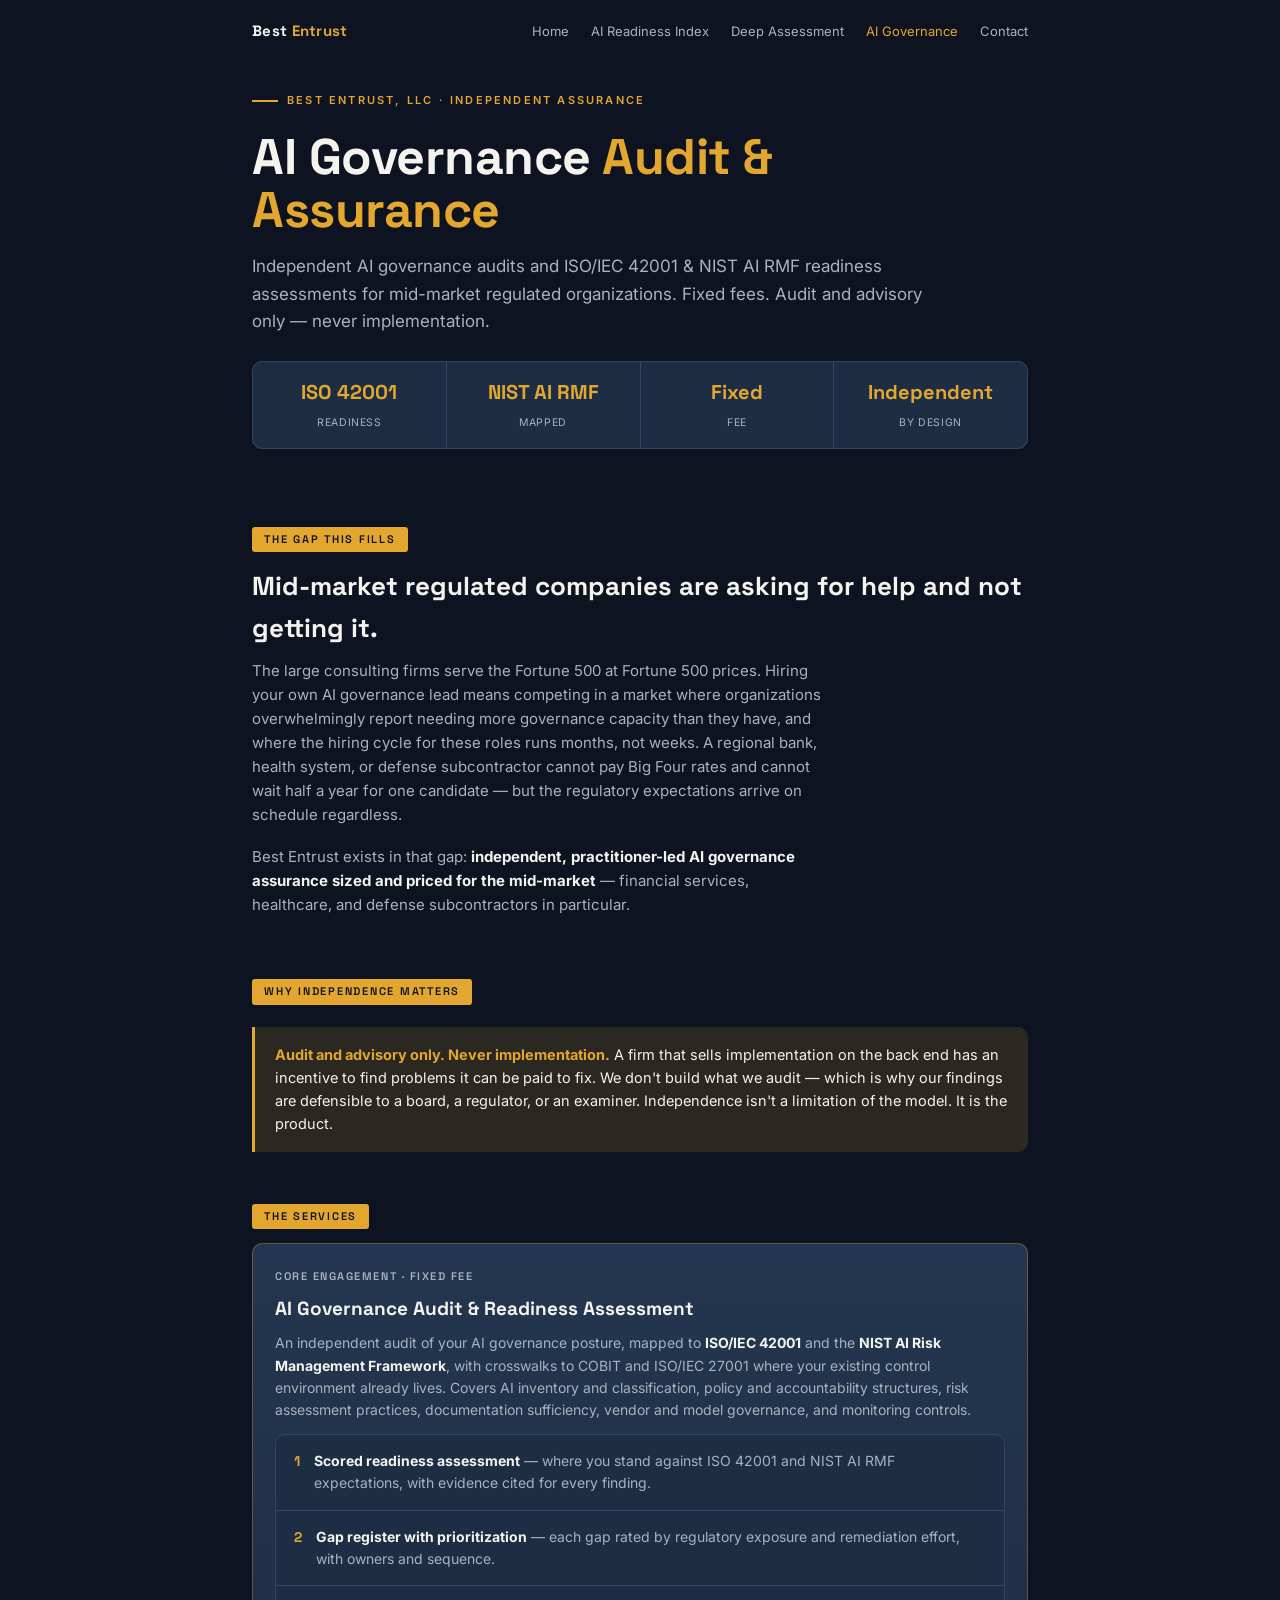
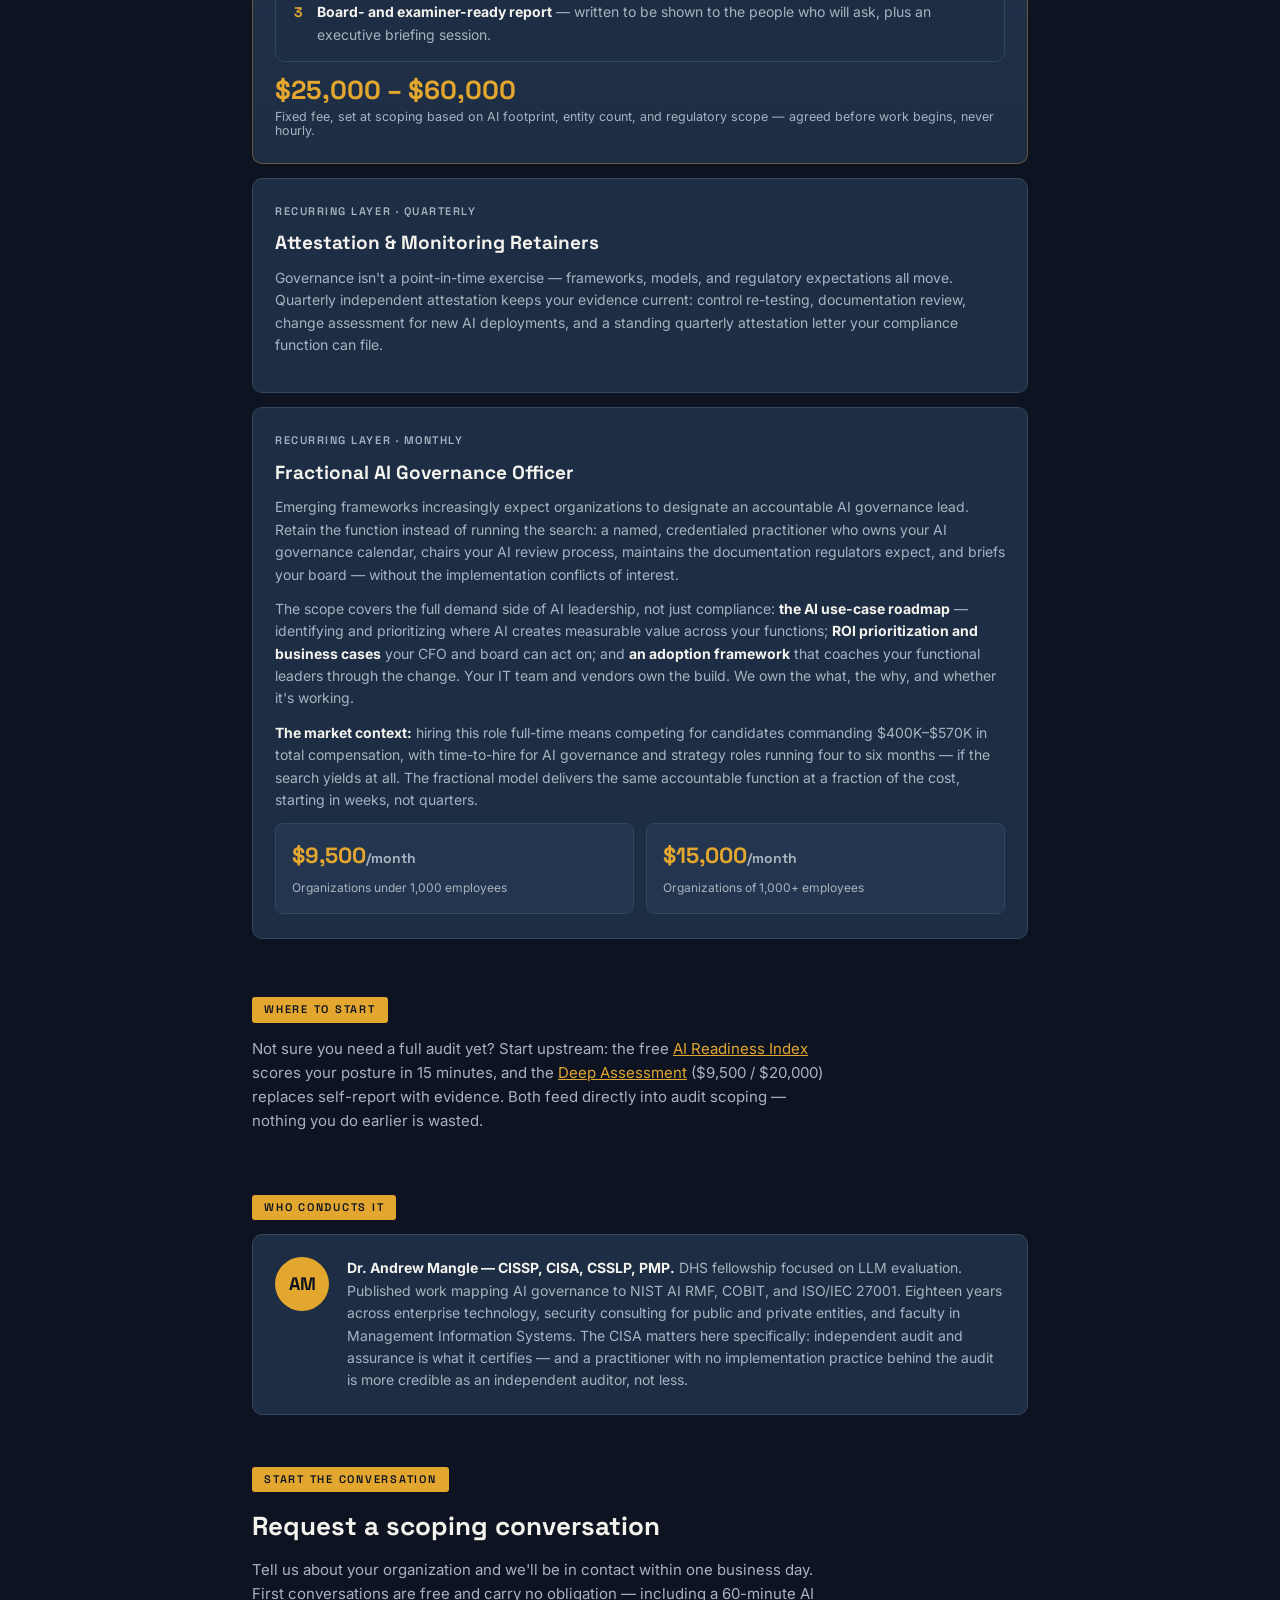
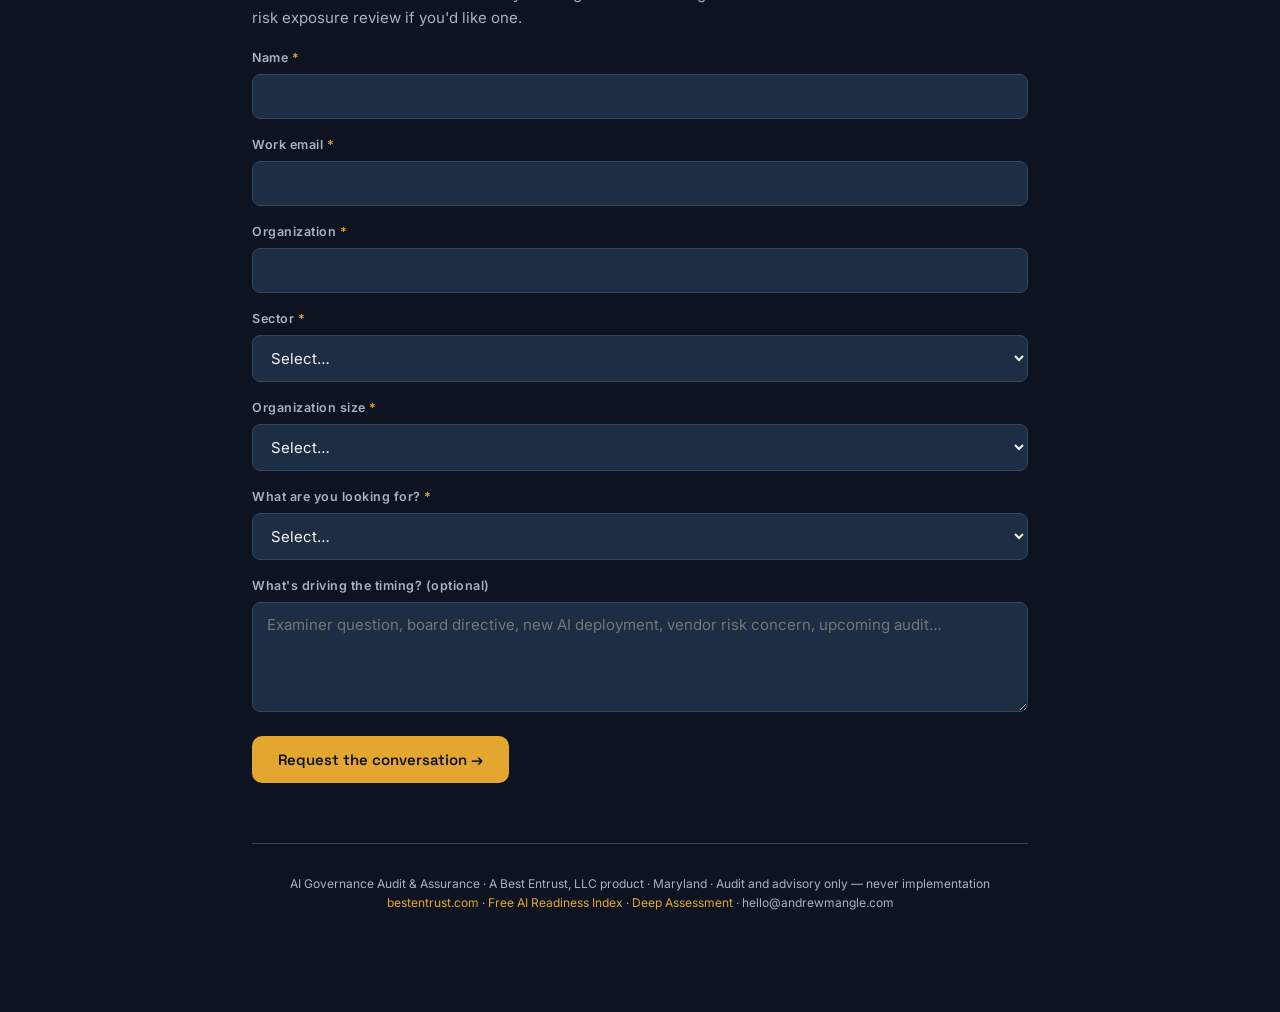
<file: aigovernance.html>
<!DOCTYPE html>
<html lang="en">
<head>
<!-- Google tag (gtag.js) -->
<script async src="https://www.googletagmanager.com/gtag/js?id=G-Q2CV0ZBK00"></script>
<script>
  window.dataLayer = window.dataLayer || [];
  function gtag(){dataLayer.push(arguments);}
  gtag('js', new Date());
  gtag('config', 'G-Q2CV0ZBK00');
</script>

<meta charset="UTF-8">
<meta name="viewport" content="width=device-width, initial-scale=1.0">
<title>AI Governance Audit &amp; Assurance — Best Entrust, LLC</title>
<meta name="description" content="Independent AI governance audits and ISO/IEC 42001 & NIST AI RMF readiness assessments for mid-market regulated organizations. Fixed fees, audit and advisory only — never implementation.">
<link rel="preconnect" href="https://fonts.googleapis.com">
<link href="https://fonts.googleapis.com/css2?family=Space+Grotesk:wght@400;500;600;700&family=Inter:wght@400;500;600&display=swap" rel="stylesheet">
<style>
:root{
  --ink:#0D1321; --panel:#1D2D44; --panel-2:#24364F; --line:#33465F;
  --amber:#E3A72F; --amber-dim:rgba(227,167,47,.14); --amber-line:rgba(227,167,47,.35);
  --paper:#F5F3EE; --paper-dim:#A9B2BF; --red:#C34A36; --red-dim:rgba(195,74,54,.15);
  --green:#4C9F70; --r:10px;
}
*{margin:0;padding:0;box-sizing:border-box;}
body{font-family:'Inter',sans-serif;background:var(--ink);color:var(--paper);line-height:1.6;font-size:16px;}
main{max-width:820px;margin:0 auto;padding:40px 22px 90px;}
h1,h2,h3{font-family:'Space Grotesk',sans-serif;}
a{color:var(--amber);}
.eyebrow{display:inline-flex;align-items:center;gap:9px;font-size:11px;font-weight:600;letter-spacing:.2em;text-transform:uppercase;color:var(--amber);margin-bottom:22px;}
.eyebrow::before{content:"";width:26px;height:2px;background:var(--amber);}
.hero h1{font-size:clamp(32px,6.5vw,50px);line-height:1.06;font-weight:700;letter-spacing:-.01em;margin-bottom:16px;}
.hero h1 em{font-style:normal;color:var(--amber);}
.hero-sub{font-size:17px;color:var(--paper-dim);max-width:62ch;margin-bottom:26px;}
.stat-row{display:grid;grid-template-columns:repeat(4,1fr);gap:1px;background:var(--line);border:1px solid var(--line);border-radius:var(--r);overflow:hidden;margin-bottom:34px;}
.stat{background:var(--panel);padding:14px 10px;text-align:center;}
.stat b{display:block;font-family:'Space Grotesk';font-size:20px;color:var(--amber);}
.stat span{font-size:10.5px;letter-spacing:.06em;text-transform:uppercase;color:var(--paper-dim);}
.section-tag{display:inline-block;font-family:'Space Grotesk';font-size:11px;font-weight:600;letter-spacing:.16em;text-transform:uppercase;color:var(--ink);background:var(--amber);padding:4px 12px;border-radius:3px;margin:44px 0 14px;}
h2{font-size:26px;font-weight:700;margin-bottom:10px;}
.body-copy{font-size:15px;color:var(--paper-dim);max-width:64ch;margin-bottom:18px;}
.body-copy strong{color:var(--paper);}
.independence{border-left:3px solid var(--amber);background:var(--amber-dim);padding:16px 20px;border-radius:0 var(--r) var(--r) 0;font-size:14.5px;margin:8px 0 8px;}
.independence b{color:var(--amber);}
/* service cards */
.svc{border:1px solid var(--line);border-radius:var(--r);background:var(--panel);padding:24px 22px;margin-bottom:14px;}
.svc.feature{border-color:var(--amber-line);background:linear-gradient(180deg,var(--panel-2),var(--panel));}
.svc-kicker{font-size:11px;letter-spacing:.14em;text-transform:uppercase;color:var(--paper-dim);margin-bottom:8px;font-family:'Space Grotesk';font-weight:600;}
.svc h3{font-size:19px;margin-bottom:8px;}
.svc p{font-size:14px;color:var(--paper-dim);margin-bottom:12px;}
.svc p strong{color:var(--paper);}
.svc-price{font-family:'Space Grotesk';font-size:26px;font-weight:700;color:var(--amber);line-height:1.15;}
.svc-price small{display:block;font-family:'Inter';font-size:12.5px;font-weight:400;color:var(--paper-dim);margin-top:4px;}
.price-split{display:grid;grid-template-columns:1fr 1fr;gap:12px;margin-top:10px;}
.price-cell{border:1px solid var(--line);border-radius:8px;background:var(--panel-2);padding:14px 16px;}
.price-cell b{display:block;font-family:'Space Grotesk';font-size:22px;color:var(--amber);}
.price-cell span{font-size:12px;color:var(--paper-dim);}
@media(max-width:560px){.price-split{grid-template-columns:1fr;}.stat-row{grid-template-columns:repeat(2,1fr);}}
/* deliverables list */
.next-list{border:1px solid var(--line);border-radius:var(--r);overflow:hidden;margin-bottom:8px;}
.next-item{display:flex;gap:14px;background:var(--panel);padding:15px 18px;border-bottom:1px solid var(--line);font-size:14px;}
.next-item:last-child{border-bottom:none;}
.next-num{flex:none;font-family:'Space Grotesk';font-weight:700;color:var(--amber);}
.next-item b{color:var(--paper);}
.next-item div:last-child{color:var(--paper-dim);}
/* who */
.who{display:flex;gap:18px;border:1px solid var(--line);border-radius:var(--r);background:var(--panel);padding:22px;margin-bottom:8px;}
.who-badge{flex:none;width:54px;height:54px;border-radius:50%;background:var(--amber);color:var(--ink);display:flex;align-items:center;justify-content:center;font-family:'Space Grotesk';font-weight:700;font-size:18px;}
.who p{font-size:14px;color:var(--paper-dim);}
.who b{color:var(--paper);}
/* form */
.field{margin-bottom:16px;}
.field label{display:block;font-size:12.5px;font-weight:600;letter-spacing:.04em;color:var(--paper-dim);margin-bottom:6px;}
.field input,.field select,.field textarea{width:100%;background:var(--panel);border:1px solid var(--line);border-radius:8px;padding:12px 14px;font-size:15px;color:var(--paper);font-family:'Inter';}
.field textarea{min-height:110px;resize:vertical;}
.field input:focus,.field select:focus,.field textarea:focus{outline:none;border-color:var(--amber);}
.req{color:var(--amber);}
.btn-next{font-family:'Space Grotesk';display:inline-flex;align-items:center;gap:9px;background:var(--amber);color:var(--ink);font-size:15px;font-weight:600;border:none;padding:14px 26px;border-radius:var(--r);cursor:pointer;transition:transform .12s;text-decoration:none;}
.btn-next:hover{transform:translateY(-1px);}
.btn-next:disabled{opacity:.35;cursor:not-allowed;transform:none;}
.err{display:none;margin-top:14px;padding:12px 14px;background:var(--red-dim);border-radius:8px;font-size:13px;color:#E8988A;}
.thanks{display:none;text-align:center;padding:30px 0 10px;}
.thanks h2{font-size:30px;margin-bottom:12px;}
.thanks h2 em{font-style:normal;color:var(--amber);}
.thanks p{color:var(--paper-dim);max-width:52ch;margin:0 auto 22px;}
footer{text-align:center;font-size:12px;color:var(--paper-dim);padding:30px 0 10px;border-top:1px solid var(--line);margin-top:60px;}
footer a{color:var(--amber);text-decoration:none;}
@media (prefers-reduced-motion: reduce){*{transition:none !important;}}

/* ── nav ── */
nav{display:flex;align-items:center;justify-content:space-between;max-width:820px;margin:0 auto;padding:18px 22px 0;}
.nav-brand{font-family:'Space Grotesk';font-weight:700;font-size:15px;color:var(--paper);text-decoration:none;letter-spacing:.02em;}
.nav-brand span{color:var(--amber);}
.nav-links{display:flex;gap:22px;list-style:none;}
.nav-links a{font-size:13px;color:var(--paper-dim);text-decoration:none;transition:color .15s;}
.nav-links a:hover,.nav-links a.on{color:var(--amber);}
@media(max-width:640px){.nav-links{gap:14px;}.nav-links .hide-sm{display:none;}}
</style>
</head>
<body>
<nav>
  <a href="index.html" class="nav-brand">Best <span>Entrust</span></a>
  <ul class="nav-links">
    <li><a href="index.html">Home</a></li>
    <li class="hide-sm"><a href="airindex.html">AI Readiness Index</a></li>
    <li><a href="deepassessment.html">Deep Assessment</a></li>
    <li><a href="aigovernance.html" class="on">AI Governance</a></li>
    <li><a href="#contact">Contact</a></li>
  </ul>
</nav>
<main>

<!-- HERO -->
<div class="hero">
  <div class="eyebrow">Best Entrust, LLC · Independent Assurance</div>
  <h1>AI Governance <em>Audit &amp; Assurance</em></h1>
  <p class="hero-sub">Independent AI governance audits and ISO/IEC 42001 &amp; NIST AI RMF readiness assessments for mid-market regulated organizations. Fixed fees. Audit and advisory only — never implementation.</p>
  <div class="stat-row">
    <div class="stat"><b>ISO 42001</b><span>Readiness</span></div>
    <div class="stat"><b>NIST AI RMF</b><span>Mapped</span></div>
    <div class="stat"><b>Fixed</b><span>Fee</span></div>
    <div class="stat"><b>Independent</b><span>By design</span></div>
  </div>
</div>

<!-- THE GAP -->
<span class="section-tag">The gap this fills</span>
<h2>Mid-market regulated companies are asking for help and not getting it.</h2>
<p class="body-copy">The large consulting firms serve the Fortune 500 at Fortune 500 prices. Hiring your own AI governance lead means competing in a market where organizations overwhelmingly report needing more governance capacity than they have, and where the hiring cycle for these roles runs months, not weeks. A regional bank, health system, or defense subcontractor cannot pay Big Four rates and cannot wait half a year for one candidate — but the regulatory expectations arrive on schedule regardless.</p>
<p class="body-copy">Best Entrust exists in that gap: <strong>independent, practitioner-led AI governance assurance sized and priced for the mid-market</strong> — financial services, healthcare, and defense subcontractors in particular.</p>

<!-- INDEPENDENCE -->
<span class="section-tag">Why independence matters</span>
<div class="independence"><b>Audit and advisory only. Never implementation.</b> A firm that sells implementation on the back end has an incentive to find problems it can be paid to fix. We don't build what we audit — which is why our findings are defensible to a board, a regulator, or an examiner. Independence isn't a limitation of the model. It is the product.</div>

<!-- SERVICES -->
<span class="section-tag">The services</span>

<div class="svc feature">
  <div class="svc-kicker">Core engagement · Fixed fee</div>
  <h3>AI Governance Audit &amp; Readiness Assessment</h3>
  <p>An independent audit of your AI governance posture, mapped to <strong>ISO/IEC 42001</strong> and the <strong>NIST AI Risk Management Framework</strong>, with crosswalks to COBIT and ISO/IEC 27001 where your existing control environment already lives. Covers AI inventory and classification, policy and accountability structures, risk assessment practices, documentation sufficiency, vendor and model governance, and monitoring controls.</p>
  <div class="next-list" style="margin-bottom:14px;">
    <div class="next-item"><div class="next-num">1</div><div><b>Scored readiness assessment</b> — where you stand against ISO 42001 and NIST AI RMF expectations, with evidence cited for every finding.</div></div>
    <div class="next-item"><div class="next-num">2</div><div><b>Gap register with prioritization</b> — each gap rated by regulatory exposure and remediation effort, with owners and sequence.</div></div>
    <div class="next-item"><div class="next-num">3</div><div><b>Board- and examiner-ready report</b> — written to be shown to the people who will ask, plus an executive briefing session.</div></div>
  </div>
  <div class="svc-price">$25,000 – $60,000<small>Fixed fee, set at scoping based on AI footprint, entity count, and regulatory scope — agreed before work begins, never hourly.</small></div>
</div>

<div class="svc">
  <div class="svc-kicker">Recurring layer · Quarterly</div>
  <h3>Attestation &amp; Monitoring Retainers</h3>
  <p>Governance isn't a point-in-time exercise — frameworks, models, and regulatory expectations all move. Quarterly independent attestation keeps your evidence current: control re-testing, documentation review, change assessment for new AI deployments, and a standing quarterly attestation letter your compliance function can file.</p>
</div>

<div class="svc">
  <div class="svc-kicker">Recurring layer · Monthly</div>
  <h3>Fractional AI Governance Officer</h3>
  <p>Emerging frameworks increasingly expect organizations to designate an accountable AI governance lead. Retain the function instead of running the search: a named, credentialed practitioner who owns your AI governance calendar, chairs your AI review process, maintains the documentation regulators expect, and briefs your board — without the implementation conflicts of interest.</p>
  <p>The scope covers the full demand side of AI leadership, not just compliance: <strong>the AI use-case roadmap</strong> — identifying and prioritizing where AI creates measurable value across your functions; <strong>ROI prioritization and business cases</strong> your CFO and board can act on; and <strong>an adoption framework</strong> that coaches your functional leaders through the change. Your IT team and vendors own the build. We own the what, the why, and whether it's working.</p>
  <p><strong>The market context:</strong> hiring this role full-time means competing for candidates commanding $400K–$570K in total compensation, with time-to-hire for AI governance and strategy roles running four to six months — if the search yields at all. The fractional model delivers the same accountable function at a fraction of the cost, starting in weeks, not quarters.</p>
  <div class="price-split">
    <div class="price-cell"><b>$9,500<span style="font-size:14px;">/month</span></b><span>Organizations under 1,000 employees</span></div>
    <div class="price-cell"><b>$15,000<span style="font-size:14px;">/month</span></b><span>Organizations of 1,000+ employees</span></div>
  </div>
</div>

<!-- HOW IT CONNECTS -->
<span class="section-tag">Where to start</span>
<p class="body-copy">Not sure you need a full audit yet? Start upstream: the free <a href="airindex.html">AI Readiness Index</a> scores your posture in 15 minutes, and the <a href="deepassessment.html">Deep Assessment</a> ($9,500 / $20,000) replaces self-report with evidence. Both feed directly into audit scoping — nothing you do earlier is wasted.</p>

<!-- WHO -->
<span class="section-tag">Who conducts it</span>
<div class="who">
  <div class="who-badge">AM</div>
  <p><b>Dr. Andrew Mangle — CISSP, CISA, CSSLP, PMP.</b> DHS fellowship focused on LLM evaluation. Published work mapping AI governance to NIST AI RMF, COBIT, and ISO/IEC 27001. Eighteen years across enterprise technology, security consulting for public and private entities, and faculty in Management Information Systems. The CISA matters here specifically: independent audit and assurance is what it certifies — and a practitioner with no implementation practice behind the audit is more credible as an independent auditor, not less.</p>
</div>

<!-- CONTACT FORM -->
<span class="section-tag" id="contact">Start the conversation</span>
<h2>Request a scoping conversation</h2>
<p class="body-copy">Tell us about your organization and we'll be in contact within one business day. First conversations are free and carry no obligation — including a 60-minute AI risk exposure review if you'd like one.</p>

<div id="form-area">
  <div class="field"><label>Name <span class="req">*</span></label><input id="f-name" type="text" autocomplete="name"></div>
  <div class="field"><label>Work email <span class="req">*</span></label><input id="f-email" type="email" autocomplete="email"></div>
  <div class="field"><label>Organization <span class="req">*</span></label><input id="f-org" type="text" autocomplete="organization"></div>
  <div class="field"><label>Sector <span class="req">*</span></label>
    <select id="f-sector">
      <option value="">Select…</option>
      <option>Financial services / Banking / Insurance</option>
      <option>Healthcare / Life sciences</option>
      <option>Defense / Government contracting</option>
      <option>Government / Public sector</option>
      <option>Higher education</option>
      <option>Technology / Software</option>
      <option>Energy / Utilities</option>
      <option>Other regulated industry</option>
      <option>Other</option>
    </select>
  </div>
  <div class="field"><label>Organization size <span class="req">*</span></label>
    <select id="f-size">
      <option value="">Select…</option>
      <option>Under 50 employees</option>
      <option>50–250 employees</option>
      <option>250–1,000 employees</option>
      <option>1,000–5,000 employees</option>
      <option>Over 5,000 employees</option>
    </select>
  </div>
  <div class="field"><label>What are you looking for? <span class="req">*</span></label>
    <select id="f-interest">
      <option value="">Select…</option>
      <option>AI governance audit / readiness assessment</option>
      <option>Quarterly attestation &amp; monitoring retainer</option>
      <option>Fractional AI Governance Officer</option>
      <option>Free 60-minute AI risk exposure review</option>
      <option>Not sure yet — help me figure it out</option>
    </select>
  </div>
  <div class="field"><label>What's driving the timing? (optional)</label><textarea id="f-msg" placeholder="Examiner question, board directive, new AI deployment, vendor risk concern, upcoming audit…"></textarea></div>
  <button class="btn-next" id="submit-btn" onclick="submitForm()">Request the conversation →</button>
  <div class="err" id="err"></div>
</div>

<!-- THANK YOU -->
<div class="thanks" id="thanks">
  <h2>Thank you — <em>we're on it.</em></h2>
  <p>Your request has been received. Someone from Best Entrust will be in contact within <b>one business day</b> to schedule the conversation.</p>
  <p>In the meantime, the free instrument gives us both a head start on scoping.</p>
  <a href="airindex.html" class="btn-next" style="text-decoration:none;">Take the AI Readiness Index →</a>
</div>

<!-- HIDDEN FORM -->
<form id="fs" action="https://formspree.io/f/maqgkdrn" method="POST" style="display:none;">
  <input type="hidden" name="_subject" id="fs-subject">
  <input type="hidden" name="engagement" value="AI Governance Audit &amp; Assurance">
  <input type="hidden" name="name" id="fs-name">
  <input type="hidden" name="email" id="fs-email">
  <input type="hidden" name="organization" id="fs-org">
  <input type="hidden" name="sector" id="fs-sector">
  <input type="hidden" name="org_size" id="fs-size">
  <input type="hidden" name="interest" id="fs-interest">
  <input type="hidden" name="message" id="fs-msg">
  <input type="hidden" name="submitted_at" id="fs-time">
</form>

<footer>AI Governance Audit &amp; Assurance · A Best Entrust, LLC product · Maryland · Audit and advisory only — never implementation<br>
<a href="https://bestentrust.com">bestentrust.com</a> · <a href="airindex.html">Free AI Readiness Index</a> · <a href="deepassessment.html">Deep Assessment</a> · hello@andrewmangle.com</footer>
</main>

<script>
function submitForm(){
  const name=document.getElementById('f-name').value.trim();
  const email=document.getElementById('f-email').value.trim();
  const org=document.getElementById('f-org').value.trim();
  const sector=document.getElementById('f-sector').value;
  const size=document.getElementById('f-size').value;
  const interest=document.getElementById('f-interest').value;
  const err=document.getElementById('err');
  if(!name||!email||!org||!sector||!size||!interest){
    err.style.display='block';err.textContent='Please complete all required fields so we can route your request correctly.';
    return;
  }
  err.style.display='none';
  document.getElementById('fs-subject').value=`AI Governance — ${interest} — ${org} (${sector}, ${size})`;
  document.getElementById('fs-name').value=name;
  document.getElementById('fs-email').value=email;
  document.getElementById('fs-org').value=org;
  document.getElementById('fs-sector').value=sector;
  document.getElementById('fs-size').value=size;
  document.getElementById('fs-interest').value=interest;
  document.getElementById('fs-msg').value=document.getElementById('f-msg').value.trim();
  document.getElementById('fs-time').value=new Date().toISOString();
  const btn=document.getElementById('submit-btn');
  btn.disabled=true;btn.textContent='Sending…';
  const form=document.getElementById('fs');
  fetch(form.action,{method:'POST',body:new FormData(form),headers:{'Accept':'application/json'}})
    .then(r=>{
      if(r.ok){
        document.getElementById('form-area').style.display='none';
        document.getElementById('thanks').style.display='block';
        window.scrollTo({top:document.getElementById('thanks').offsetTop-80,behavior:'smooth'});
      }else{throw new Error('send failed');}
    })
    .catch(()=>{btn.disabled=false;btn.textContent='Request the conversation →';
      err.style.display='block';err.textContent='Something went wrong sending your request. Please try again, or email hello@andrewmangle.com directly.';});
}
</script>
</body>
</html>
</file>
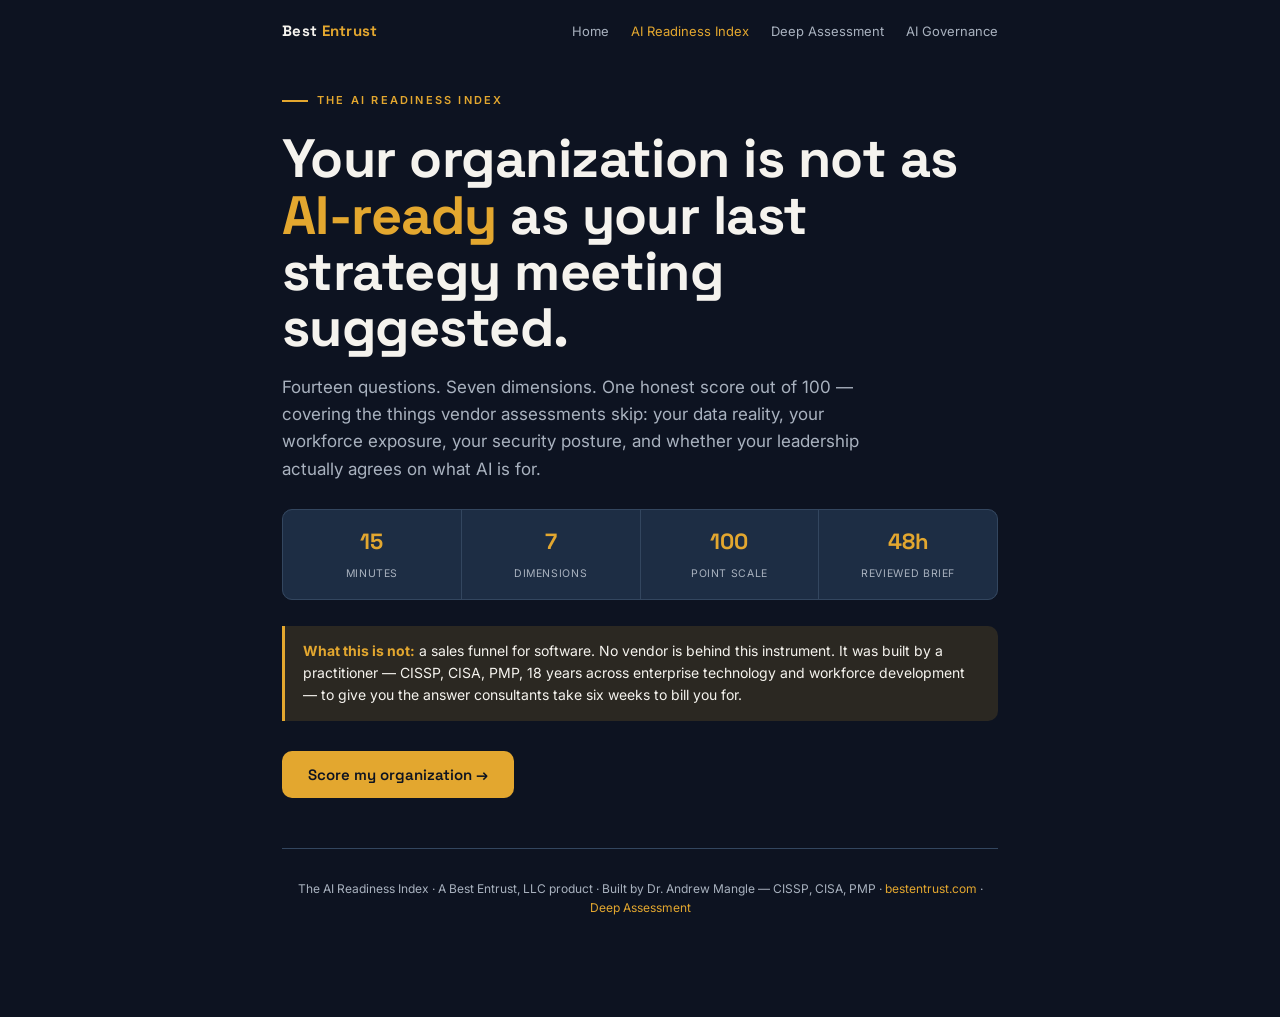
<file: airindex.html>
<!DOCTYPE html>
<html lang="en">
<head>
<!-- Google tag (gtag.js) -->
<script async src="https://www.googletagmanager.com/gtag/js?id=G-Q2CV0ZBK00"></script>
<script>
  window.dataLayer = window.dataLayer || [];
  function gtag(){dataLayer.push(arguments);}
  gtag('js', new Date());
  gtag('config', 'G-Q2CV0ZBK00');
</script>

<meta charset="UTF-8">
<meta name="viewport" content="width=device-width, initial-scale=1.0">
<title>The AI Readiness Index — Know Where Your Organization Actually Stands</title>
<meta name="description" content="A 15-minute, seven-dimension diagnostic that scores your organization's actual AI readiness — data, workforce, security, governance, leadership, and financial discipline. Free. Honest. Reviewed by a practitioner.">
<link rel="preconnect" href="https://fonts.googleapis.com">
<link href="https://fonts.googleapis.com/css2?family=Space+Grotesk:wght@400;500;600;700&family=Inter:wght@400;500;600&display=swap" rel="stylesheet">
<style>
:root{
  --ink:#0D1321; --panel:#1D2D44; --panel-2:#24364F; --line:#33465F;
  --amber:#E3A72F; --amber-dim:rgba(227,167,47,.14); --amber-line:rgba(227,167,47,.35);
  --paper:#F5F3EE; --paper-dim:#A9B2BF; --red:#C34A36; --red-dim:rgba(195,74,54,.15);
  --green:#4C9F70; --r:10px;
}
*{margin:0;padding:0;box-sizing:border-box;}
body{font-family:'Inter',sans-serif;background:var(--ink);color:var(--paper);line-height:1.6;font-size:16px;}
main{max-width:760px;margin:0 auto;padding:40px 22px 90px;}
h1,h2,h3{font-family:'Space Grotesk',sans-serif;}
.step{display:none;animation:fade .35s ease;}
.step.active{display:block;}
@keyframes fade{from{opacity:0;transform:translateY(8px);}to{opacity:1;transform:none;}}

/* ── progress ── */
.progress-wrap{position:sticky;top:0;background:var(--ink);padding:14px 0 10px;z-index:5;}
.progress-meta{display:flex;justify-content:space-between;font-size:11px;letter-spacing:.14em;text-transform:uppercase;color:var(--paper-dim);margin-bottom:6px;}
.progress-bar{height:3px;background:var(--line);border-radius:2px;overflow:hidden;}
.progress-fill{height:100%;background:var(--amber);width:0%;transition:width .4s ease;}

/* ── welcome ── */
.eyebrow{display:inline-flex;align-items:center;gap:9px;font-size:11px;font-weight:600;letter-spacing:.2em;text-transform:uppercase;color:var(--amber);margin-bottom:22px;}
.eyebrow::before{content:"";width:26px;height:2px;background:var(--amber);}
.welcome h1{font-size:clamp(34px,7vw,54px);line-height:1.04;font-weight:700;letter-spacing:-.01em;margin-bottom:18px;}
.welcome h1 em{font-style:normal;color:var(--amber);}
.welcome-sub{font-size:17px;color:var(--paper-dim);max-width:56ch;margin-bottom:26px;}
.stat-row{display:grid;grid-template-columns:repeat(4,1fr);gap:1px;background:var(--line);border:1px solid var(--line);border-radius:var(--r);overflow:hidden;margin-bottom:26px;}
.stat{background:var(--panel);padding:14px 10px;text-align:center;}
.stat b{display:block;font-family:'Space Grotesk';font-size:22px;color:var(--amber);}
.stat span{font-size:10.5px;letter-spacing:.06em;text-transform:uppercase;color:var(--paper-dim);}
.honesty{border-left:3px solid var(--amber);background:var(--amber-dim);padding:14px 18px;border-radius:0 var(--r) var(--r) 0;font-size:14px;color:var(--paper);margin-bottom:30px;}
.honesty b{color:var(--amber);}

/* ── dimension steps ── */
.dim-tag{display:inline-block;font-family:'Space Grotesk';font-size:11px;font-weight:600;letter-spacing:.16em;text-transform:uppercase;color:var(--ink);background:var(--amber);padding:4px 12px;border-radius:3px;margin-bottom:14px;}
.dim-title{font-size:26px;font-weight:700;margin-bottom:6px;}
.dim-why{font-size:14px;color:var(--paper-dim);margin-bottom:26px;max-width:58ch;}
.q-block{margin-bottom:28px;}
.q-text{font-size:16.5px;font-weight:600;margin-bottom:14px;}
.opt{display:flex;gap:13px;align-items:flex-start;background:var(--panel);border:1px solid var(--line);border-radius:var(--r);padding:14px 16px;margin-bottom:9px;cursor:pointer;transition:border-color .15s, background .15s;}
.opt:hover{border-color:var(--amber-line);}
.opt.sel{border-color:var(--amber);background:var(--panel-2);}
.opt-radio{flex:none;width:17px;height:17px;border:2px solid var(--paper-dim);border-radius:50%;margin-top:2px;position:relative;}
.opt.sel .opt-radio{border-color:var(--amber);}
.opt.sel .opt-radio::after{content:"";position:absolute;inset:3px;background:var(--amber);border-radius:50%;}
.opt-text{font-size:14.5px;color:var(--paper);}

/* ── buttons ── */
.btn-row{display:flex;justify-content:space-between;align-items:center;margin-top:34px;}
.btn-next{font-family:'Space Grotesk';display:inline-flex;align-items:center;gap:9px;background:var(--amber);color:var(--ink);font-size:15px;font-weight:600;border:none;padding:14px 26px;border-radius:var(--r);cursor:pointer;transition:transform .12s;}
.btn-next:hover{transform:translateY(-1px);}
.btn-next:disabled{opacity:.35;cursor:not-allowed;transform:none;}
.btn-back{background:none;border:none;color:var(--paper-dim);font-size:14px;cursor:pointer;}
.btn-back:hover{color:var(--paper);}

/* ── score reveal ── */
.gauge-wrap{text-align:center;padding:14px 0 6px;}
.gauge-num{font-family:'Space Grotesk';font-size:clamp(72px,17vw,110px);font-weight:700;line-height:1;color:var(--amber);}
.gauge-denom{font-size:18px;color:var(--paper-dim);}
.band-chip{display:inline-block;font-family:'Space Grotesk';font-size:14px;font-weight:600;letter-spacing:.1em;text-transform:uppercase;padding:8px 20px;border-radius:4px;margin:14px 0 6px;}
.band-note{font-size:14.5px;color:var(--paper-dim);max-width:52ch;margin:0 auto 30px;}
.ledger{border:1px solid var(--line);border-radius:var(--r);overflow:hidden;margin-bottom:26px;}
.ledger-row{display:grid;grid-template-columns:1fr auto;gap:12px;align-items:center;background:var(--panel);padding:13px 16px;border-bottom:1px solid var(--line);}
.ledger-row:last-child{border-bottom:none;}
.ledger-dim{font-size:13.5px;font-weight:600;}
.ledger-bar-wrap{grid-column:1/-1;height:5px;background:var(--line);border-radius:3px;overflow:hidden;}
.ledger-bar{height:100%;background:var(--amber);width:0%;transition:width .9s ease;}
.ledger-score{font-family:'Space Grotesk';font-size:14px;color:var(--amber);}
.flag-exposed .ledger-bar{background:var(--red);}
.flag-exposed .ledger-score{color:var(--red);}
.reveal-cta{border:1px solid var(--amber-line);background:var(--amber-dim);border-radius:var(--r);padding:18px 20px;margin-bottom:8px;}
.reveal-cta h3{font-size:16px;color:var(--amber);margin-bottom:5px;}
.reveal-cta p{font-size:13.5px;color:var(--paper);}


/* ── radar ── */
.radar-wrap{display:flex;flex-direction:column;align-items:center;margin:6px 0 30px;}
.radar-title{font-family:'Space Grotesk';font-size:13px;font-weight:600;letter-spacing:.16em;text-transform:uppercase;color:var(--paper-dim);margin-bottom:4px;}
.radar-svg{overflow:visible;display:block;max-width:100%;}
@media (prefers-reduced-motion: reduce){.radar-svg *{transition:none !important;}}

/* ── contact ── */
.field{margin-bottom:16px;}
.field label{display:block;font-size:12.5px;font-weight:600;letter-spacing:.04em;color:var(--paper-dim);margin-bottom:6px;}
.field input,.field select{width:100%;background:var(--panel);border:1px solid var(--line);border-radius:8px;padding:12px 14px;font-size:15px;color:var(--paper);font-family:'Inter';}
.field input:focus,.field select:focus{outline:none;border-color:var(--amber);}
.req{color:var(--amber);}

/* ── thank you ── */
.thanks{text-align:center;padding-top:30px;}
.thanks h2{font-size:32px;margin-bottom:12px;}
.thanks h2 em{font-style:normal;color:var(--amber);}
.thanks p{color:var(--paper-dim);max-width:52ch;margin:0 auto 22px;}
.next-list{text-align:left;border:1px solid var(--line);border-radius:var(--r);overflow:hidden;margin-bottom:26px;}
.next-item{display:flex;gap:14px;background:var(--panel);padding:15px 18px;border-bottom:1px solid var(--line);font-size:14px;}
.next-item:last-child{border-bottom:none;}
.next-num{flex:none;font-family:'Space Grotesk';font-weight:700;color:var(--amber);}
footer{text-align:center;font-size:12px;color:var(--paper-dim);padding:30px 0 10px;border-top:1px solid var(--line);margin-top:50px;}
footer a{color:var(--amber);text-decoration:none;}
@media(max-width:560px){.stat-row{grid-template-columns:repeat(2,1fr);}}

/* ── nav ── */
nav{display:flex;align-items:center;justify-content:space-between;max-width:760px;margin:0 auto;padding:18px 22px 0;}
.nav-brand{font-family:'Space Grotesk';font-weight:700;font-size:15px;color:var(--paper);text-decoration:none;letter-spacing:.02em;}
.nav-brand span{color:var(--amber);}
.nav-links{display:flex;gap:22px;list-style:none;}
.nav-links a{font-size:13px;color:var(--paper-dim);text-decoration:none;transition:color .15s;}
.nav-links a:hover,.nav-links a.on{color:var(--amber);}
@media(max-width:640px){.nav-links{gap:14px;}.nav-links .hide-sm{display:none;}}
</style>
</head>
<body>
<nav>
  <a href="index.html" class="nav-brand">Best <span>Entrust</span></a>
  <ul class="nav-links">
    <li><a href="index.html">Home</a></li>
    <li class="hide-sm"><a href="airindex.html" class="on">AI Readiness Index</a></li>
    <li><a href="deepassessment.html">Deep Assessment</a></li>
    <li><a href="aigovernance.html">AI Governance</a></li>
  </ul>
</nav>
<main>

<div class="progress-wrap" id="progress" style="display:none;">
  <div class="progress-meta"><span id="p-label">Dimension 1 of 7</span><span>AI Readiness Index</span></div>
  <div class="progress-bar"><div class="progress-fill" id="p-fill"></div></div>
</div>

<!-- STEP 0 — WELCOME -->
<div class="step active" id="s0">
  <div class="welcome">
    <div class="eyebrow">The AI Readiness Index</div>
    <h1>Your organization is not as <em>AI-ready</em> as your last strategy meeting suggested.</h1>
    <p class="welcome-sub">Fourteen questions. Seven dimensions. One honest score out of 100 — covering the things vendor assessments skip: your data reality, your workforce exposure, your security posture, and whether your leadership actually agrees on what AI is for.</p>
    <div class="stat-row">
      <div class="stat"><b>15</b><span>Minutes</span></div>
      <div class="stat"><b>7</b><span>Dimensions</span></div>
      <div class="stat"><b>100</b><span>Point scale</span></div>
      <div class="stat"><b>48h</b><span>Reviewed brief</span></div>
    </div>
    <div class="honesty"><b>What this is not:</b> a sales funnel for software. No vendor is behind this instrument. It was built by a practitioner — CISSP, CISA, PMP, 18 years across enterprise technology and workforce development — to give you the answer consultants take six weeks to bill you for.</div>
    <button class="btn-next" onclick="go(1)">Score my organization →</button>
  </div>
</div>

<!-- D1 DATA READINESS (18) -->
<div class="step" id="s1">
  <span class="dim-tag">Dimension 1 · Data Readiness · 18 pts</span>
  <div class="dim-title">Is your data usable, or just abundant?</div>
  <p class="dim-why">Every AI initiative inherits the state of your data. Most fail here first — quietly, months after the budget is committed.</p>
  <div class="q-block" data-q="q1">
    <div class="q-text">Which best describes your organization's core operational data?</div>
    <div class="opt" data-pts="0" onclick="pick(this)"><div class="opt-radio"></div><div class="opt-text">Scattered across systems, spreadsheets, and inboxes — no single source of truth</div></div>
    <div class="opt" data-pts="3" onclick="pick(this)"><div class="opt-radio"></div><div class="opt-text">Centralized in places, but quality is inconsistent and ownership is unclear</div></div>
    <div class="opt" data-pts="6" onclick="pick(this)"><div class="opt-radio"></div><div class="opt-text">Largely centralized with defined owners, though documentation lags</div></div>
    <div class="opt" data-pts="9" onclick="pick(this)"><div class="opt-radio"></div><div class="opt-text">Governed, documented, and accessible — teams can find and trust the data they need</div></div>
  </div>
  <div class="q-block" data-q="q2">
    <div class="q-text">If a team wanted to pilot an AI use case next month, could they legally and practically access the data it requires?</div>
    <div class="opt" data-pts="0" onclick="pick(this)"><div class="opt-radio"></div><div class="opt-text">No — access, privacy, or format barriers would stall it indefinitely</div></div>
    <div class="opt" data-pts="3" onclick="pick(this)"><div class="opt-radio"></div><div class="opt-text">Eventually — after months of negotiation between departments</div></div>
    <div class="opt" data-pts="6" onclick="pick(this)"><div class="opt-radio"></div><div class="opt-text">Mostly — some datasets are ready, others would need cleanup</div></div>
    <div class="opt" data-pts="9" onclick="pick(this)"><div class="opt-radio"></div><div class="opt-text">Yes — clear access processes exist and have been used before</div></div>
  </div>
  <div class="btn-row"><button class="btn-back" onclick="go(0)">← Back</button><button class="btn-next" disabled onclick="go(2)">Next dimension →</button></div>
</div>

<!-- D2 USE-CASE CLARITY (16) -->
<div class="step" id="s2">
  <span class="dim-tag">Dimension 2 · Use-Case Clarity · 16 pts</span>
  <div class="dim-title">Can you name the process AI will change?</div>
  <p class="dim-why">"We should be doing something with AI" is not a use case. Named processes with measurable baselines are.</p>
  <div class="q-block" data-q="q3">
    <div class="q-text">How specific are your organization's current AI ambitions?</div>
    <div class="opt" data-pts="0" onclick="pick(this)"><div class="opt-radio"></div><div class="opt-text">General direction only — leadership says AI matters but nothing is named</div></div>
    <div class="opt" data-pts="3" onclick="pick(this)"><div class="opt-radio"></div><div class="opt-text">A brainstormed list exists, but nothing is prioritized or owned</div></div>
    <div class="opt" data-pts="5" onclick="pick(this)"><div class="opt-radio"></div><div class="opt-text">Two or three candidate use cases are named with rough owners</div></div>
    <div class="opt" data-pts="8" onclick="pick(this)"><div class="opt-radio"></div><div class="opt-text">Specific processes are named, baselined, and prioritized by expected impact</div></div>
  </div>
  <div class="q-block" data-q="q4">
    <div class="q-text">For your leading AI candidate use case, do you know the current cost or cycle time of the process it would improve?</div>
    <div class="opt" data-pts="0" onclick="pick(this)"><div class="opt-radio"></div><div class="opt-text">No — we have never measured the process as it runs today</div></div>
    <div class="opt" data-pts="3" onclick="pick(this)"><div class="opt-radio"></div><div class="opt-text">We have rough anecdotal estimates, nothing documented</div></div>
    <div class="opt" data-pts="5" onclick="pick(this)"><div class="opt-radio"></div><div class="opt-text">Partial measurements exist for some steps</div></div>
    <div class="opt" data-pts="8" onclick="pick(this)"><div class="opt-radio"></div><div class="opt-text">Yes — a documented baseline exists, so improvement would be measurable</div></div>
  </div>
  <div class="btn-row"><button class="btn-back" onclick="go(1)">← Back</button><button class="btn-next" disabled onclick="go(3)">Next dimension →</button></div>
</div>

<!-- D3 WORKFORCE (16) -->
<div class="step" id="s3">
  <span class="dim-tag">Dimension 3 · Workforce Exposure &amp; Capability · 16 pts</span>
  <div class="dim-title">Does your workforce know what's coming?</div>
  <p class="dim-why">AI adoption fails on people before it fails on technology. Exposure without preparation produces resistance, attrition, and quiet sabotage.</p>
  <div class="q-block" data-q="q5">
    <div class="q-text">Has your organization identified which roles are most exposed to AI-driven change?</div>
    <div class="opt" data-pts="0" onclick="pick(this)"><div class="opt-radio"></div><div class="opt-text">No formal analysis — we assume we'll handle it when it arrives</div></div>
    <div class="opt" data-pts="3" onclick="pick(this)"><div class="opt-radio"></div><div class="opt-text">Informal conversations have happened, nothing documented</div></div>
    <div class="opt" data-pts="5" onclick="pick(this)"><div class="opt-radio"></div><div class="opt-text">A role-exposure review has been done for parts of the organization</div></div>
    <div class="opt" data-pts="8" onclick="pick(this)"><div class="opt-radio"></div><div class="opt-text">Yes — exposure is mapped by role, with reskilling priorities identified</div></div>
  </div>
  <div class="q-block" data-q="q6">
    <div class="q-text">What AI training or upskilling actually exists today — not planned, running?</div>
    <div class="opt" data-pts="0" onclick="pick(this)"><div class="opt-radio"></div><div class="opt-text">None — employees are experimenting on their own, unguided</div></div>
    <div class="opt" data-pts="3" onclick="pick(this)"><div class="opt-radio"></div><div class="opt-text">Ad-hoc lunch-and-learns or shared articles, no structure</div></div>
    <div class="opt" data-pts="5" onclick="pick(this)"><div class="opt-radio"></div><div class="opt-text">A structured program exists for some teams or functions</div></div>
    <div class="opt" data-pts="8" onclick="pick(this)"><div class="opt-radio"></div><div class="opt-text">Role-based training is running with completion tracked and tied to real workflows</div></div>
  </div>
  <div class="btn-row"><button class="btn-back" onclick="go(2)">← Back</button><button class="btn-next" disabled onclick="go(4)">Next dimension →</button></div>
</div>

<!-- D4 SECURITY (16) -->
<div class="step" id="s4">
  <span class="dim-tag">Dimension 4 · Security &amp; Risk Posture · 16 pts</span>
  <div class="dim-title">What is leaving your building right now?</div>
  <p class="dim-why">Employees are already pasting sensitive material into public AI tools — at most organizations, today, unmonitored. This dimension is where readiness assessments built by vendors look away.</p>
  <div class="q-block" data-q="q7">
    <div class="q-text">Do you know — with evidence, not assumption — what company data is entering public AI tools?</div>
    <div class="opt" data-pts="0" onclick="pick(this)"><div class="opt-radio"></div><div class="opt-text">No visibility at all — we genuinely don't know</div></div>
    <div class="opt" data-pts="3" onclick="pick(this)"><div class="opt-radio"></div><div class="opt-text">We suspect it's happening and have asked people to be careful</div></div>
    <div class="opt" data-pts="5" onclick="pick(this)"><div class="opt-radio"></div><div class="opt-text">Partial monitoring or approved-tool policies exist, enforcement is thin</div></div>
    <div class="opt" data-pts="8" onclick="pick(this)"><div class="opt-radio"></div><div class="opt-text">Yes — monitored, with sanctioned tools that meet our data handling requirements</div></div>
  </div>
  <div class="q-block" data-q="q8">
    <div class="q-text">Has AI been incorporated into your security and risk management processes — vendor review, incident response, access control?</div>
    <div class="opt" data-pts="0" onclick="pick(this)"><div class="opt-radio"></div><div class="opt-text">No — our security program predates AI and hasn't been updated for it</div></div>
    <div class="opt" data-pts="3" onclick="pick(this)"><div class="opt-radio"></div><div class="opt-text">It's on the roadmap but nothing has changed yet</div></div>
    <div class="opt" data-pts="5" onclick="pick(this)"><div class="opt-radio"></div><div class="opt-text">Some processes updated — AI vendors get reviewed, gaps remain elsewhere</div></div>
    <div class="opt" data-pts="8" onclick="pick(this)"><div class="opt-radio"></div><div class="opt-text">Yes — AI-specific risks are integrated into our security framework and reviewed regularly</div></div>
  </div>
  <div class="btn-row"><button class="btn-back" onclick="go(3)">← Back</button><button class="btn-next" disabled onclick="go(5)">Next dimension →</button></div>
</div>

<!-- D5 GOVERNANCE (12) -->
<div class="step" id="s5">
  <span class="dim-tag">Dimension 5 · Governance &amp; Compliance · 12 pts</span>
  <div class="dim-title">If a regulator asked tomorrow, what would you show them?</div>
  <p class="dim-why">AI governance is moving from optional to expected across sectors. Organizations without documented policy are accumulating invisible liability.</p>
  <div class="q-block" data-q="q9">
    <div class="q-text">Does your organization have a written, communicated AI acceptable-use policy?</div>
    <div class="opt" data-pts="0" onclick="pick(this)"><div class="opt-radio"></div><div class="opt-text">No policy exists</div></div>
    <div class="opt" data-pts="2" onclick="pick(this)"><div class="opt-radio"></div><div class="opt-text">Drafted or borrowed from a template, never formally rolled out</div></div>
    <div class="opt" data-pts="4" onclick="pick(this)"><div class="opt-radio"></div><div class="opt-text">Published, but most employees couldn't tell you what it says</div></div>
    <div class="opt" data-pts="6" onclick="pick(this)"><div class="opt-radio"></div><div class="opt-text">Published, trained on, and referenced when new tools are evaluated</div></div>
  </div>
  <div class="q-block" data-q="q10">
    <div class="q-text">Who is accountable for AI decisions in your organization?</div>
    <div class="opt" data-pts="0" onclick="pick(this)"><div class="opt-radio"></div><div class="opt-text">No one — decisions happen wherever enthusiasm happens</div></div>
    <div class="opt" data-pts="2" onclick="pick(this)"><div class="opt-radio"></div><div class="opt-text">IT inherits it by default, without a mandate</div></div>
    <div class="opt" data-pts="4" onclick="pick(this)"><div class="opt-radio"></div><div class="opt-text">A named individual or committee exists, with limited authority</div></div>
    <div class="opt" data-pts="6" onclick="pick(this)"><div class="opt-radio"></div><div class="opt-text">Clear ownership with authority, budget influence, and executive access</div></div>
  </div>
  <div class="btn-row"><button class="btn-back" onclick="go(4)">← Back</button><button class="btn-next" disabled onclick="go(6)">Next dimension →</button></div>
</div>

<!-- D6 LEADERSHIP (12) -->
<div class="step" id="s6">
  <span class="dim-tag">Dimension 6 · Leadership Alignment · 12 pts</span>
  <div class="dim-title">Does your leadership team agree on what AI is for?</div>
  <p class="dim-why">Three executives with three private definitions of "AI strategy" will fund three incompatible initiatives — and blame the technology when none of them land.</p>
  <div class="q-block" data-q="q11">
    <div class="q-text">If you asked each member of your leadership team what AI should do for the organization, how similar would the answers be?</div>
    <div class="opt" data-pts="0" onclick="pick(this)"><div class="opt-radio"></div><div class="opt-text">Wildly different — cost cutting vs. growth vs. "we have to be seen doing it"</div></div>
    <div class="opt" data-pts="2" onclick="pick(this)"><div class="opt-radio"></div><div class="opt-text">Some overlap, but priorities visibly compete</div></div>
    <div class="opt" data-pts="4" onclick="pick(this)"><div class="opt-radio"></div><div class="opt-text">Broadly aligned in conversation, not documented anywhere</div></div>
    <div class="opt" data-pts="6" onclick="pick(this)"><div class="opt-radio"></div><div class="opt-text">Aligned and written down — a shared position guides investment decisions</div></div>
  </div>
  <div class="q-block" data-q="q12">
    <div class="q-text">How does AI appear in your organization's actual planning documents — strategy, budget, board materials?</div>
    <div class="opt" data-pts="0" onclick="pick(this)"><div class="opt-radio"></div><div class="opt-text">It doesn't, or only as a buzzword in a vision slide</div></div>
    <div class="opt" data-pts="2" onclick="pick(this)"><div class="opt-radio"></div><div class="opt-text">Mentioned with no owners, timelines, or dollars attached</div></div>
    <div class="opt" data-pts="4" onclick="pick(this)"><div class="opt-radio"></div><div class="opt-text">Named initiatives exist in plans with partial funding</div></div>
    <div class="opt" data-pts="6" onclick="pick(this)"><div class="opt-radio"></div><div class="opt-text">Specific initiatives with owners, milestones, and budget lines</div></div>
  </div>
  <div class="btn-row"><button class="btn-back" onclick="go(5)">← Back</button><button class="btn-next" disabled onclick="go(7)">Next dimension →</button></div>
</div>

<!-- D7 FINANCIAL DISCIPLINE (10) -->
<div class="step" id="s7">
  <span class="dim-tag">Dimension 7 · Financial Discipline · 10 pts</span>
  <div class="dim-title">Is this investment, or FOMO spending?</div>
  <p class="dim-why">The difference between an AI strategy and an AI expense is whether anyone can say what the money is supposed to return — and would notice if it didn't.</p>
  <div class="q-block" data-q="q13">
    <div class="q-text">How is AI spending decided in your organization today?</div>
    <div class="opt" data-pts="0" onclick="pick(this)"><div class="opt-radio"></div><div class="opt-text">Reactively — tools get bought when someone senior gets excited</div></div>
    <div class="opt" data-pts="2" onclick="pick(this)"><div class="opt-radio"></div><div class="opt-text">Small experiments funded informally, no tracking of what they return</div></div>
    <div class="opt" data-pts="3" onclick="pick(this)"><div class="opt-radio"></div><div class="opt-text">A defined budget exists, loosely tied to expected outcomes</div></div>
    <div class="opt" data-pts="5" onclick="pick(this)"><div class="opt-radio"></div><div class="opt-text">Budgeted with ROI logic — each initiative has an expected return and a review date</div></div>
  </div>
  <div class="q-block" data-q="q14">
    <div class="q-text">Could your organization say, today, what its current AI tools have actually returned?</div>
    <div class="opt" data-pts="0" onclick="pick(this)"><div class="opt-radio"></div><div class="opt-text">No — nobody is measuring, and licenses renew automatically</div></div>
    <div class="opt" data-pts="2" onclick="pick(this)"><div class="opt-radio"></div><div class="opt-text">Anecdotes only — "people seem to like it"</div></div>
    <div class="opt" data-pts="3" onclick="pick(this)"><div class="opt-radio"></div><div class="opt-text">Usage is tracked; business impact is not</div></div>
    <div class="opt" data-pts="5" onclick="pick(this)"><div class="opt-radio"></div><div class="opt-text">Yes — usage and impact are reviewed, and tools that don't perform get cut</div></div>
  </div>
  <div class="btn-row"><button class="btn-back" onclick="go(6)">← Back</button><button class="btn-next" disabled onclick="reveal()">Reveal my score →</button></div>
</div>

<!-- STEP 8 — SCORE REVEAL -->
<div class="step" id="s8">
  <div class="gauge-wrap">
    <div class="eyebrow" style="justify-content:center;">Your AI Readiness Index</div>
    <div class="gauge-num" id="score-num">0</div>
    <div class="gauge-denom">out of 100</div>
    <div class="band-chip" id="band-chip">—</div>
    <p class="band-note" id="band-note"></p>
  </div>
  <div class="radar-wrap">
    <div class="radar-title">Your Readiness Profile</div>
    <div id="radar-container"></div>
  </div>
  <div class="ledger" id="ledger"></div>
  <div class="reveal-cta">
    <h3>Your reviewed briefing is next.</h3>
    <p>This preliminary score is calculated from your answers alone. Within 48 hours, a practitioner review of your dimension profile — including the two gaps most likely to cost you money this year — is delivered to your inbox. Enter your details to receive it.</p>
    <p style="margin-top:10px;font-size:13.5px;">Want evidence instead of self-report? See the <a href="deepassessment.html" style="color:var(--amber);font-weight:600;">AI Readiness Deep Assessment</a> — a two-week, interview-based engagement with transparent pricing.</p>
  </div>
  <div class="btn-row"><button class="btn-back" onclick="go(7)">← Back</button><button class="btn-next" onclick="go(9)">Get my reviewed briefing →</button></div>
</div>

<!-- STEP 9 — CONTACT -->
<div class="step" id="s9">
  <span class="dim-tag" style="background:var(--panel-2);color:var(--amber);">Reviewed briefing · 48 hours</span>
  <div class="dim-title" style="margin-bottom:20px;">Where should the briefing go?</div>
  <div class="field"><label>Name <span class="req">*</span></label><input id="f-name" type="text" autocomplete="name"></div>
  <div class="field"><label>Work email <span class="req">*</span></label><input id="f-email" type="email" autocomplete="email"></div>
  <div class="field"><label>Organization <span class="req">*</span></label><input id="f-org" type="text" autocomplete="organization"></div>
  <div class="field"><label>Your role <span class="req">*</span></label>
    <select id="f-role">
      <option value="">Select…</option>
      <option>CEO / President / Owner</option>
      <option>COO / Operations leadership</option>
      <option>CIO / CTO / IT leadership</option>
      <option>CISO / Security leadership</option>
      <option>CFO / Finance leadership</option>
      <option>CHRO / HR / People leadership</option>
      <option>VP / Director — line of business</option>
      <option>Manager / Team lead</option>
      <option>Board member / Advisor</option>
      <option>Other</option>
    </select>
  </div>
  <div class="field"><label>Sector <span class="req">*</span></label>
    <select id="f-sector">
      <option value="">Select…</option>
      <option>Financial services / Banking / Insurance</option>
      <option>Healthcare / Life sciences</option>
      <option>Government / Public sector</option>
      <option>Higher education</option>
      <option>K-12 education</option>
      <option>Manufacturing / Industrial</option>
      <option>Professional services / Consulting / Legal</option>
      <option>Technology / Software</option>
      <option>Retail / Consumer</option>
      <option>Nonprofit / Association</option>
      <option>Real estate / Construction</option>
      <option>Energy / Utilities</option>
      <option>Transportation / Logistics</option>
      <option>Other</option>
    </select>
  </div>
  <div class="field"><label>Organization size <span class="req">*</span></label>
    <select id="f-size">
      <option value="">Select…</option>
      <option>Under 50 employees</option>
      <option>50–250 employees</option>
      <option>250–1,000 employees</option>
      <option>1,000–5,000 employees</option>
      <option>Over 5,000 employees</option>
    </select>
  </div>
  <div class="field"><label>What prompted you to take this today? (optional)</label><input id="f-prompt" type="text" placeholder="Board question, budget season, vendor pitch, security concern…"></div>
  <div class="btn-row"><button class="btn-back" onclick="go(8)">← Back</button><button class="btn-next" id="submit-btn" onclick="submitAll()">Send my briefing →</button></div>
  <div id="err" style="display:none;margin-top:14px;padding:12px 14px;background:var(--red-dim);border-radius:8px;font-size:13px;color:#E8988A;"></div>
</div>

<!-- STEP 10 — THANK YOU -->
<div class="step" id="s10">
  <div class="thanks">
    <h2>Thank you — <em>we're on it.</em></h2>
    <p>Your AI Readiness Index has been recorded and someone will be in contact within one business day. Your practitioner-reviewed briefing — including the two dimensions most likely to cost you money this year — follows by email.</p>
    <div class="next-list">
      <div class="next-item"><div class="next-num">1</div><div><b>Within one business day</b> — a member of the Best Entrust team reaches out to confirm receipt and answer any immediate questions.</div></div>
      <div class="next-item"><div class="next-num">2</div><div><b>Within 48 hours</b> — your reviewed briefing lands by email, with dimension-by-dimension commentary and the two priority gaps identified.</div></div>
      <div class="next-item"><div class="next-num">3</div><div><b>Keep going</b> — explore the AI Readiness Deep Assessment: a two-week, evidence-based engagement that turns your score into a defensible roadmap, with transparent pricing.</div></div>
    </div>
    <a href="deepassessment.html" class="btn-next" style="display:inline-flex;text-decoration:none;">Explore the Deep Assessment →</a>
  </div>
</div>

<footer>The AI Readiness Index · A Best Entrust, LLC product · Built by Dr. Andrew Mangle — CISSP, CISA, PMP · <a href="https://bestentrust.com">bestentrust.com</a> · <a href="deepassessment.html">Deep Assessment</a></footer>
</main>

<!-- HIDDEN FORM -->
<form id="fs" action="https://formspree.io/f/mgojqzbj" method="POST" style="display:none;">
  <input type="hidden" name="_subject" id="fs-subject">
  <input type="hidden" name="instrument" value="AI Readiness Index">
  <input type="hidden" name="name" id="fs-name">
  <input type="hidden" name="email" id="fs-email">
  <input type="hidden" name="organization" id="fs-org">
  <input type="hidden" name="role" id="fs-role">
  <input type="hidden" name="sector" id="fs-sector">
  <input type="hidden" name="org_size" id="fs-size">
  <input type="hidden" name="prompt_reason" id="fs-prompt">
  <input type="hidden" name="total_score" id="fs-score">
  <input type="hidden" name="band" id="fs-band">
  <input type="hidden" name="dimension_breakdown" id="fs-breakdown">
  <input type="hidden" name="all_answers" id="fs-answers">
  <input type="hidden" name="submitted_at" id="fs-time">
</form>

<script>
const DIMS=[
 {name:"Data Readiness",max:18,qs:["q1","q2"]},
 {name:"Use-Case Clarity",max:16,qs:["q3","q4"]},
 {name:"Workforce Exposure & Capability",max:16,qs:["q5","q6"]},
 {name:"Security & Risk Posture",max:16,qs:["q7","q8"]},
 {name:"Governance & Compliance",max:12,qs:["q9","q10"]},
 {name:"Leadership Alignment",max:12,qs:["q11","q12"]},
 {name:"Financial Discipline",max:10,qs:["q13","q14"]}
];
const answers={};
let cur=0;
const TOTAL_DIM_STEPS=7;

function go(n){
  document.querySelectorAll('.step').forEach(s=>s.classList.remove('active'));
  document.getElementById('s'+n).classList.add('active');
  cur=n;
  const prog=document.getElementById('progress');
  if(n>=1&&n<=7){prog.style.display='block';
    document.getElementById('p-label').textContent='Dimension '+n+' of 7';
    document.getElementById('p-fill').style.width=((n-1)/TOTAL_DIM_STEPS*100)+'%';
  } else if(n===8){prog.style.display='block';
    document.getElementById('p-label').textContent='Results';
    document.getElementById('p-fill').style.width='100%';
  } else {prog.style.display='none';}
  window.scrollTo({top:0,behavior:'smooth'});
}

function pick(el){
  const block=el.closest('.q-block');
  block.querySelectorAll('.opt').forEach(o=>o.classList.remove('sel'));
  el.classList.add('sel');
  answers[block.dataset.q]={pts:parseInt(el.dataset.pts),text:el.querySelector('.opt-text').textContent};
  const step=el.closest('.step');
  const blocks=step.querySelectorAll('.q-block');
  const done=[...blocks].every(b=>answers[b.dataset.q]!==undefined);
  step.querySelector('.btn-next').disabled=!done;
}

function calc(){
  let total=0;const rows=[];
  DIMS.forEach(d=>{
    let s=0;d.qs.forEach(q=>{if(answers[q])s+=answers[q].pts;});
    total+=s;rows.push({name:d.name,score:s,max:d.max});
  });
  return{total,rows};
}

function band(t){
  if(t<30)return{label:"EXPOSED",color:"var(--red)",bg:"rgba(195,74,54,.16)",note:"Your organization is operating with material AI risk and no offsetting capability. The gaps here are not future problems — several are costing you now, in shadow AI usage, misdirected spending, or decisions made on vendor claims."};
  if(t<50)return{label:"REACTIVE",color:"#D98E4A",bg:"rgba(217,142,74,.14)",note:"AI is happening to your organization rather than for it. Activity exists, but it is unowned, unmeasured, and shaped by whoever is loudest. The window to get ahead of it is open — but it is closing."};
  if(t<70)return{label:"DEVELOPING",color:"var(--amber)",bg:"var(--amber-dim)",note:"Real foundations exist alongside real gaps. Organizations at this level typically over-rate themselves — the strong dimensions are visible internally, the weak ones only show up when something breaks. Your two lowest dimensions below are where that break happens."};
  if(t<85)return{label:"POSITIONED",color:"#8FBF6F",bg:"rgba(143,191,111,.13)",note:"You are ahead of most peers. The remaining gaps are specific rather than structural — which makes them cheaper to close now than they will ever be again."};
  return{label:"AI-READY",color:"var(--green)",bg:"rgba(76,159,112,.14)",note:"Rare. Your answers describe an organization with governed data, aligned leadership, and financial discipline around AI. The reviewed briefing will pressure-test whether the score survives contact with evidence."};
}

function reveal(){
  const {total,rows}=calc();
  go(8);
  const b=band(total);
  const chip=document.getElementById('band-chip');
  chip.textContent=b.label;chip.style.color=b.color;chip.style.background=b.bg;
  document.getElementById('band-note').textContent=b.note;
  // animate number
  const numEl=document.getElementById('score-num');
  let c=0;const step=Math.max(1,Math.round(total/40));
  const iv=setInterval(()=>{c+=step;if(c>=total){c=total;clearInterval(iv);}numEl.textContent=c;},28);
  // ledger
  const led=document.getElementById('ledger');led.innerHTML='';
  rows.forEach(r=>{
    const pct=r.max?Math.round(r.score/r.max*100):0;
    const flag=pct<40?' flag-exposed':'';
    led.insertAdjacentHTML('beforeend',
     `<div class="ledger-row${flag}">
        <div class="ledger-dim">${r.name}</div>
        <div class="ledger-score">${r.score} / ${r.max}</div>
        <div class="ledger-bar-wrap"><div class="ledger-bar" data-w="${pct}"></div></div>
      </div>`);
  });
  setTimeout(()=>{document.querySelectorAll('.ledger-bar').forEach(bar=>{bar.style.width=bar.dataset.w+'%';});},150);
  // radar
  const radarData=buildRadarSVG(rows.map(r=>r.score),rows.map(r=>r.max),total);
  const rc=document.getElementById('radar-container');
  if(rc){rc.innerHTML=radarData.svg;setTimeout(()=>animateRadar(radarData),400);}
}

// ── RADAR DIAGRAM ─────────────────────────────────────────────
function buildRadarSVG(scores,maxScores,total){
  const cx=200,cy=210,R=130,N=7;
  const shortLabels=['Data','Use Cases','Workforce','Security','Governance','Leadership','Financial'];
  const angles=Array.from({length:N},(_,i)=>-Math.PI/2+(2*Math.PI*i)/N);
  const norm=scores.map((s,i)=>Math.max(0,Math.min(1,s/maxScores[i])));
  let svg=`<svg class="radar-svg" viewBox="0 0 400 430" width="320" height="344" xmlns="http://www.w3.org/2000/svg" role="img" aria-label="Radar chart of your seven readiness dimensions">`;
  [0.25,0.5,0.75,1.0].forEach(r=>{
    const pts=angles.map(a=>`${(cx+R*r*Math.cos(a)).toFixed(1)},${(cy+R*r*Math.sin(a)).toFixed(1)}`).join(' ');
    const op=r===1.0?'0.16':'0.08';
    svg+=`<polygon points="${pts}" fill="none" stroke="rgba(245,243,238,${op})" stroke-width="1"/>`;
  });
  angles.forEach(a=>{
    svg+=`<line x1="${cx}" y1="${cy}" x2="${(cx+R*Math.cos(a)).toFixed(1)}" y2="${(cy+R*Math.sin(a)).toFixed(1)}" stroke="rgba(245,243,238,0.1)" stroke-width="1"/>`;
  });
  const startPts=Array(N).fill(`${cx},${cy}`).join(' ');
  svg+=`<polygon id="radar-poly" points="${startPts}" fill="rgba(227,167,47,0.16)" stroke="#E3A72F" stroke-width="2.5" stroke-linejoin="round"/>`;
  angles.forEach((_,i)=>{svg+=`<circle id="rpt${i}" cx="${cx}" cy="${cy}" r="4.5" fill="#E3A72F" stroke="#0D1321" stroke-width="2"/>`;});
  svg+=`<circle cx="${cx}" cy="${cy}" r="42" fill="rgba(227,167,47,0.08)" stroke="rgba(227,167,47,0.22)" stroke-width="1"/>`;
  svg+=`<text x="${cx}" y="${cy+2}" font-family="'Space Grotesk',sans-serif" font-weight="700" font-size="44" fill="#E3A72F" text-anchor="middle" dominant-baseline="middle">${total}</text>`;
  svg+=`<text x="${cx}" y="${cy+30}" font-family="'Inter',sans-serif" font-size="10" fill="rgba(245,243,238,0.5)" text-anchor="middle" letter-spacing="2" font-weight="600">/100</text>`;
  const LR=R+28;
  angles.forEach((a,i)=>{
    const lx=(cx+LR*Math.cos(a)).toFixed(1),ly=(cy+LR*Math.sin(a)).toFixed(1);
    const anchor=Math.cos(a)>0.3?'start':(Math.cos(a)<-0.3?'end':'middle');
    svg+=`<text x="${lx}" y="${ly}" font-family="'Inter',sans-serif" font-size="10" fill="rgba(245,243,238,0.55)" text-anchor="${anchor}" dominant-baseline="middle" font-weight="600" letter-spacing="0.5">${shortLabels[i]}</text>`;
  });
  svg+=`</svg>`;
  const finalPts=angles.map((a,i)=>[cx+R*norm[i]*Math.cos(a),cy+R*norm[i]*Math.sin(a)]);
  return{svg,finalPts,cx,cy,R,N,norm,angles};
}
function animateRadar(radarData){
  const{finalPts,cx,cy}=radarData;
  const poly=document.getElementById('radar-poly');
  if(!poly)return;
  const reduce=window.matchMedia&&window.matchMedia('(prefers-reduced-motion: reduce)').matches;
  const setFinal=()=>{
    poly.setAttribute('points',finalPts.map(([fx,fy])=>`${fx.toFixed(1)},${fy.toFixed(1)}`).join(' '));
    finalPts.forEach(([fx,fy],i)=>{const d=document.getElementById('rpt'+i);if(d){d.setAttribute('cx',fx.toFixed(1));d.setAttribute('cy',fy.toFixed(1));}});
  };
  if(reduce){setFinal();return;}
  const duration=1200,start=performance.now();
  function frame(now){
    const t=Math.min((now-start)/duration,1);
    const e=1-Math.pow(1-t,3);
    poly.setAttribute('points',finalPts.map(([fx,fy])=>{
      return `${(cx+(fx-cx)*e).toFixed(1)},${(cy+(fy-cy)*e).toFixed(1)}`;
    }).join(' '));
    finalPts.forEach(([fx,fy],i)=>{
      const d=document.getElementById('rpt'+i);
      if(d){d.setAttribute('cx',(cx+(fx-cx)*e).toFixed(1));d.setAttribute('cy',(cy+(fy-cy)*e).toFixed(1));}
    });
    if(t<1)requestAnimationFrame(frame);else setFinal();
  }
  requestAnimationFrame(frame);
}

function submitAll(){
  const name=document.getElementById('f-name').value.trim();
  const email=document.getElementById('f-email').value.trim();
  const org=document.getElementById('f-org').value.trim();
  const role=document.getElementById('f-role').value;
  const sector=document.getElementById('f-sector').value;
  const size=document.getElementById('f-size').value;
  const err=document.getElementById('err');
  if(!name||!email||!org||!role||!sector||!size){
    err.style.display='block';err.textContent='Please complete all required fields — the reviewed briefing is matched to your role, sector, and organization size.';
    return;
  }
  err.style.display='none';
  const {total,rows}=calc();
  const b=band(total);
  document.getElementById('fs-subject').value=`AIRI ${total}/100 [${b.label}] — ${org} (${sector})`;
  document.getElementById('fs-name').value=name;
  document.getElementById('fs-email').value=email;
  document.getElementById('fs-org').value=org;
  document.getElementById('fs-role').value=role;
  document.getElementById('fs-sector').value=sector;
  document.getElementById('fs-size').value=size;
  document.getElementById('fs-prompt').value=document.getElementById('f-prompt').value.trim();
  document.getElementById('fs-score').value=total;
  document.getElementById('fs-band').value=b.label;
  document.getElementById('fs-breakdown').value=rows.map(r=>`${r.name}: ${r.score}/${r.max}`).join(' | ');
  document.getElementById('fs-answers').value=JSON.stringify(answers);
  document.getElementById('fs-time').value=new Date().toISOString();
  const btn=document.getElementById('submit-btn');
  btn.disabled=true;btn.textContent='Sending…';
  const form=document.getElementById('fs');
  fetch(form.action,{method:'POST',body:new FormData(form),headers:{'Accept':'application/json'}})
   .then(r=>{if(r.ok){go(10);}else{throw new Error('send failed');}})
   .catch(()=>{btn.disabled=false;btn.textContent='Send my briefing →';
     err.style.display='block';err.textContent='Something went wrong sending your briefing request. Please try again — your answers are still saved on this page.';});
}
</script>
</body>
</html>
</file>
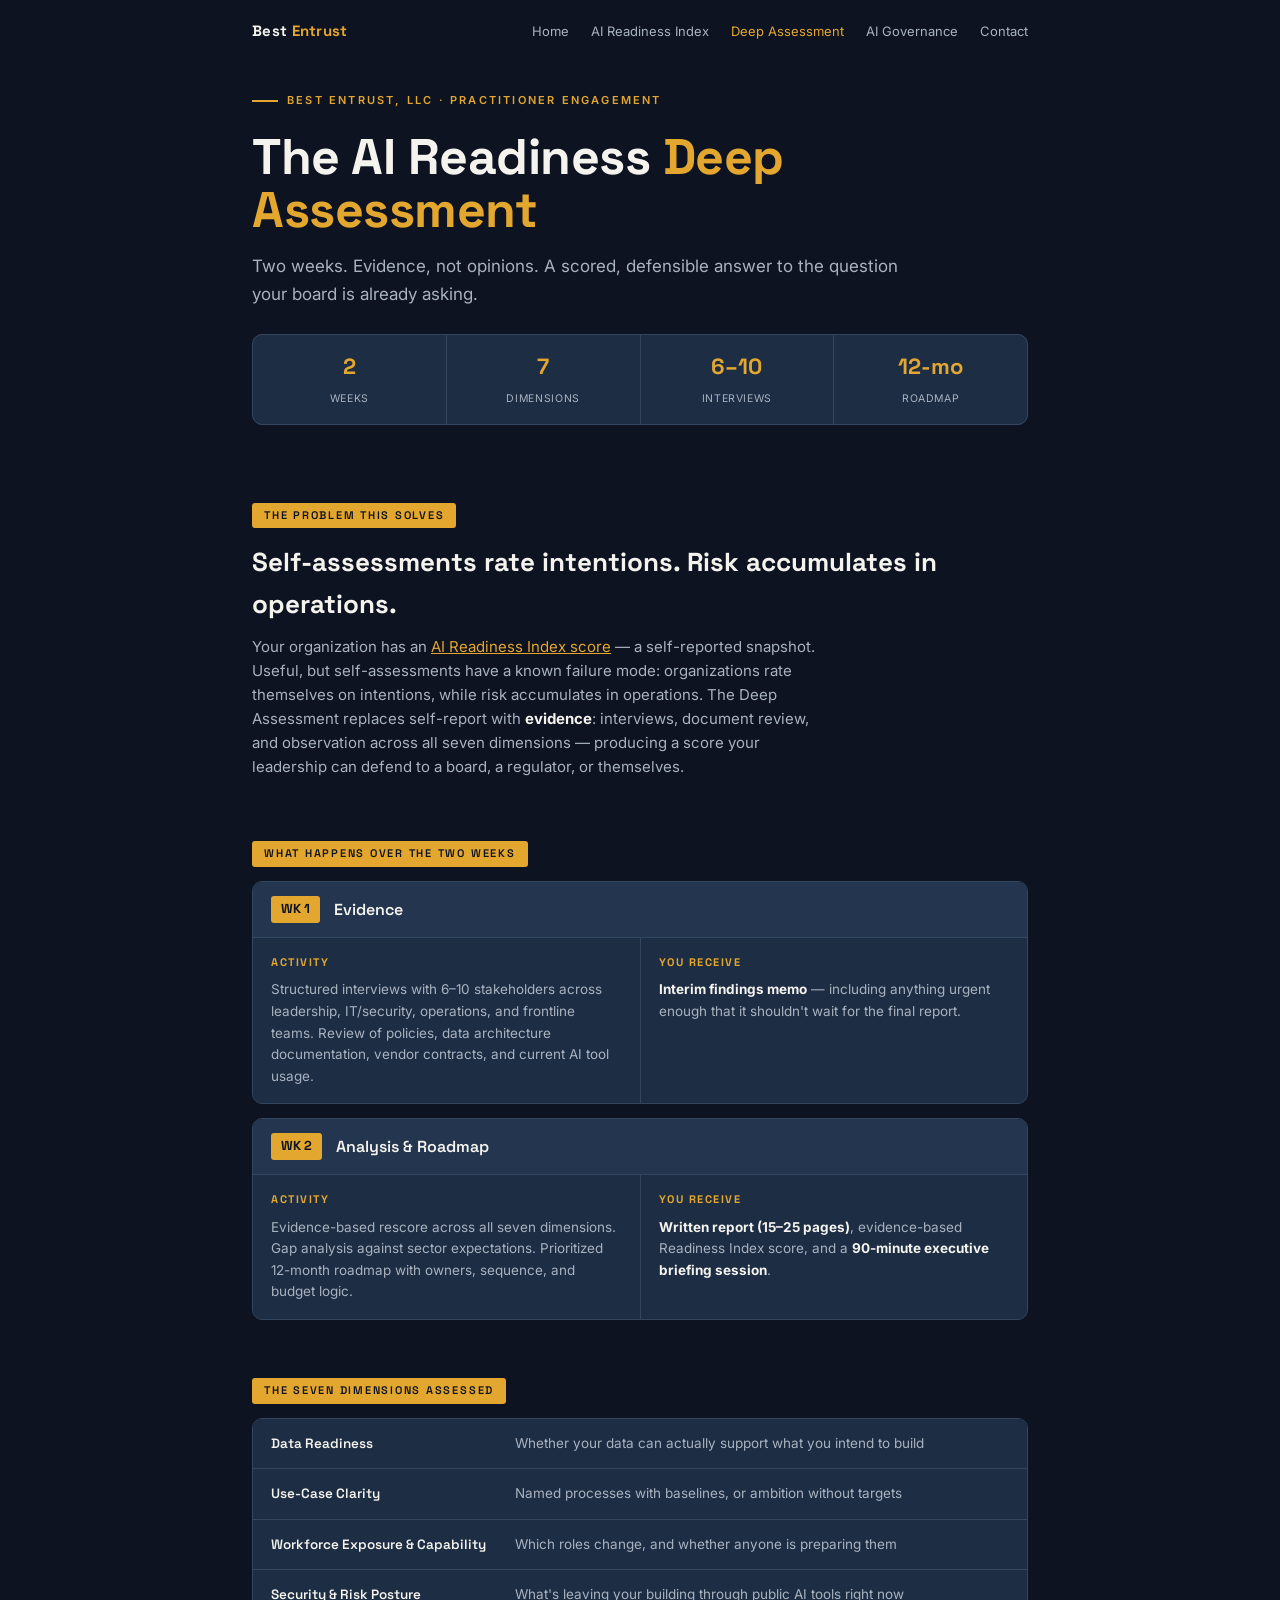
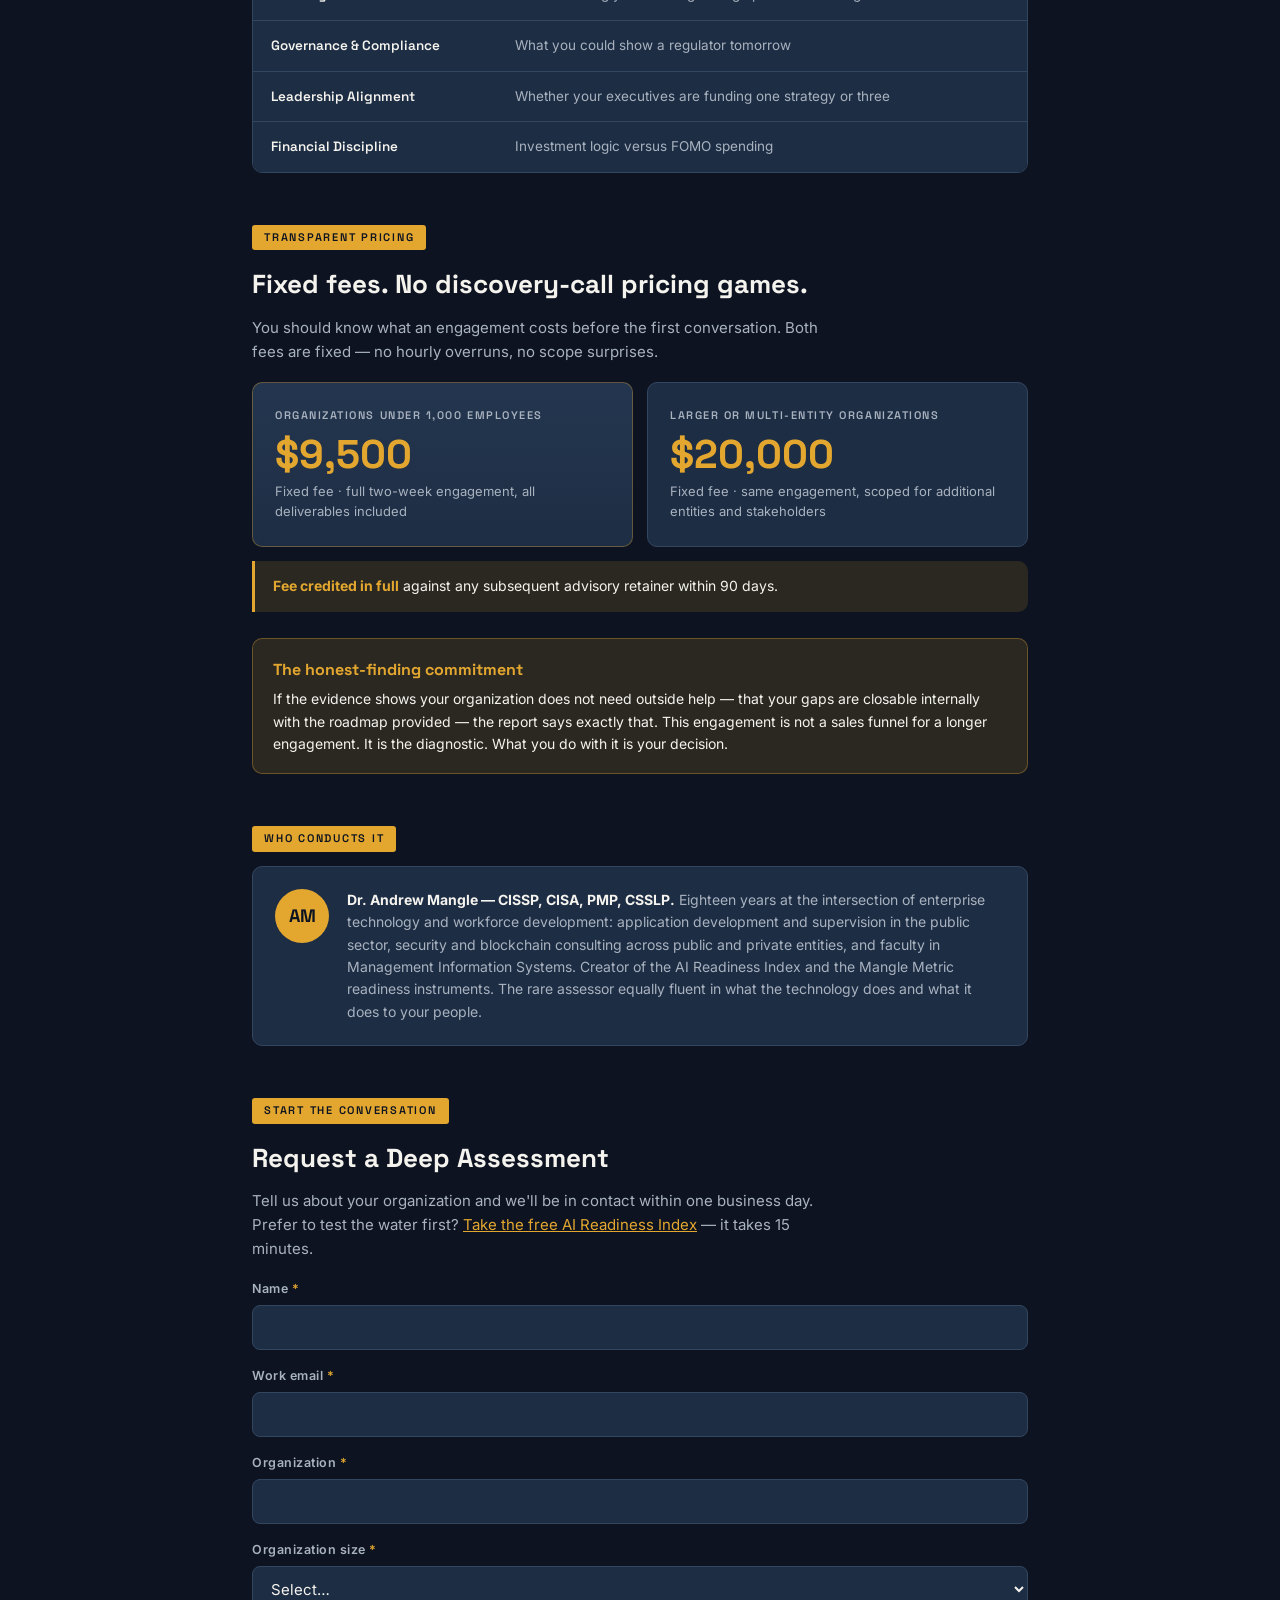
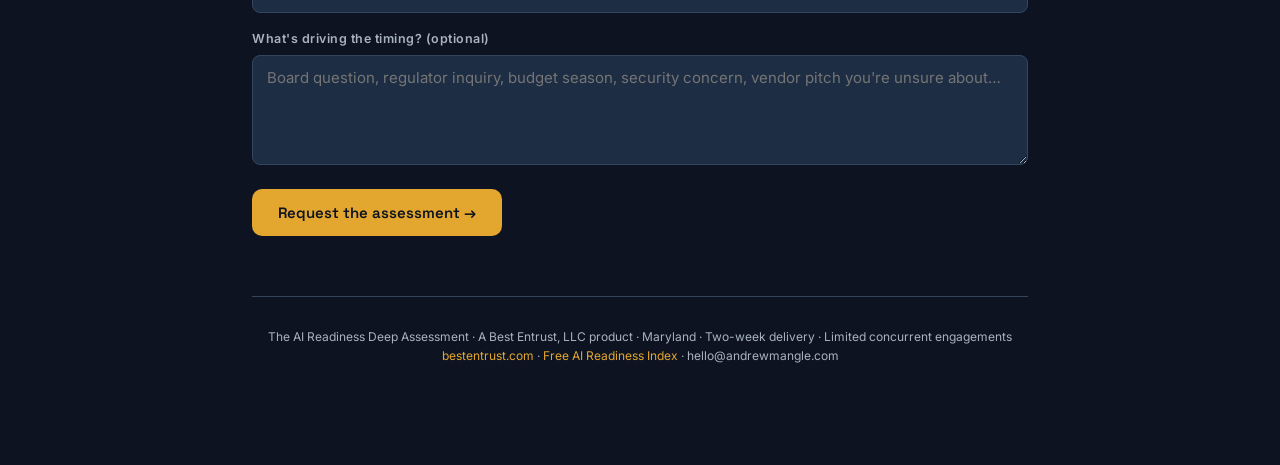
<file: deepassessment.html>
<!DOCTYPE html>
<html lang="en">
<head>
<!-- Google tag (gtag.js) -->
<script async src="https://www.googletagmanager.com/gtag/js?id=G-Q2CV0ZBK00"></script>
<script>
  window.dataLayer = window.dataLayer || [];
  function gtag(){dataLayer.push(arguments);}
  gtag('js', new Date());
  gtag('config', 'G-Q2CV0ZBK00');
</script>

<meta charset="UTF-8">
<meta name="viewport" content="width=device-width, initial-scale=1.0">
<title>The AI Readiness Deep Assessment — Best Entrust, LLC</title>
<meta name="description" content="Two weeks. Evidence, not opinions. A scored, defensible answer to the question your board is already asking. Fixed, transparent pricing from Best Entrust, LLC.">
<link rel="preconnect" href="https://fonts.googleapis.com">
<link href="https://fonts.googleapis.com/css2?family=Space+Grotesk:wght@400;500;600;700&family=Inter:wght@400;500;600&display=swap" rel="stylesheet">
<style>
:root{
  --ink:#0D1321; --panel:#1D2D44; --panel-2:#24364F; --line:#33465F;
  --amber:#E3A72F; --amber-dim:rgba(227,167,47,.14); --amber-line:rgba(227,167,47,.35);
  --paper:#F5F3EE; --paper-dim:#A9B2BF; --red:#C34A36; --red-dim:rgba(195,74,54,.15);
  --green:#4C9F70; --r:10px;
}
*{margin:0;padding:0;box-sizing:border-box;}
body{font-family:'Inter',sans-serif;background:var(--ink);color:var(--paper);line-height:1.6;font-size:16px;}
main{max-width:820px;margin:0 auto;padding:40px 22px 90px;}
h1,h2,h3{font-family:'Space Grotesk',sans-serif;}
a{color:var(--amber);}
.eyebrow{display:inline-flex;align-items:center;gap:9px;font-size:11px;font-weight:600;letter-spacing:.2em;text-transform:uppercase;color:var(--amber);margin-bottom:22px;}
.eyebrow::before{content:"";width:26px;height:2px;background:var(--amber);}
.hero h1{font-size:clamp(32px,6.5vw,50px);line-height:1.06;font-weight:700;letter-spacing:-.01em;margin-bottom:16px;}
.hero h1 em{font-style:normal;color:var(--amber);}
.hero-sub{font-size:17px;color:var(--paper-dim);max-width:60ch;margin-bottom:26px;}
.stat-row{display:grid;grid-template-columns:repeat(4,1fr);gap:1px;background:var(--line);border:1px solid var(--line);border-radius:var(--r);overflow:hidden;margin-bottom:34px;}
.stat{background:var(--panel);padding:14px 10px;text-align:center;}
.stat b{display:block;font-family:'Space Grotesk';font-size:22px;color:var(--amber);}
.stat span{font-size:10.5px;letter-spacing:.06em;text-transform:uppercase;color:var(--paper-dim);}
.section-tag{display:inline-block;font-family:'Space Grotesk';font-size:11px;font-weight:600;letter-spacing:.16em;text-transform:uppercase;color:var(--ink);background:var(--amber);padding:4px 12px;border-radius:3px;margin:44px 0 14px;}
h2{font-size:26px;font-weight:700;margin-bottom:10px;}
.body-copy{font-size:15px;color:var(--paper-dim);max-width:64ch;margin-bottom:18px;}
.body-copy strong{color:var(--paper);}
/* phases */
.phase{border:1px solid var(--line);border-radius:var(--r);overflow:hidden;margin-bottom:14px;}
.phase-head{display:flex;align-items:center;gap:14px;background:var(--panel-2);padding:14px 18px;border-bottom:1px solid var(--line);}
.phase-wk{font-family:'Space Grotesk';font-weight:700;font-size:13px;color:var(--ink);background:var(--amber);padding:3px 10px;border-radius:3px;flex:none;}
.phase-name{font-family:'Space Grotesk';font-weight:600;font-size:16px;}
.phase-body{display:grid;grid-template-columns:1fr 1fr;gap:1px;background:var(--line);}
.phase-cell{background:var(--panel);padding:16px 18px;}
.phase-cell h4{font-size:11px;letter-spacing:.14em;text-transform:uppercase;color:var(--amber);margin-bottom:8px;font-family:'Space Grotesk';}
.phase-cell p{font-size:13.5px;color:var(--paper-dim);}
.phase-cell p strong{color:var(--paper);}
/* dimensions */
.dim-list{border:1px solid var(--line);border-radius:var(--r);overflow:hidden;margin-bottom:8px;}
.dim-row{display:flex;gap:14px;background:var(--panel);padding:14px 18px;border-bottom:1px solid var(--line);font-size:14px;}
.dim-row:last-child{border-bottom:none;}
.dim-name{flex:none;width:230px;font-weight:600;font-family:'Space Grotesk';font-size:13.5px;}
.dim-q{color:var(--paper-dim);font-size:13.5px;}
@media(max-width:620px){.dim-row{flex-direction:column;gap:4px;}.dim-name{width:auto;}.phase-body{grid-template-columns:1fr;}}
/* pricing */
.price-grid{display:grid;grid-template-columns:1fr 1fr;gap:14px;margin:8px 0 14px;}
@media(max-width:620px){.price-grid{grid-template-columns:1fr;}.stat-row{grid-template-columns:repeat(2,1fr);}}
.price-card{border:1px solid var(--line);border-radius:var(--r);background:var(--panel);padding:24px 22px;position:relative;}
.price-card.feature{border-color:var(--amber-line);background:linear-gradient(180deg,var(--panel-2),var(--panel));}
.price-scope{font-size:11px;letter-spacing:.14em;text-transform:uppercase;color:var(--paper-dim);margin-bottom:10px;font-family:'Space Grotesk';font-weight:600;}
.price-num{font-family:'Space Grotesk';font-size:40px;font-weight:700;color:var(--amber);line-height:1;margin-bottom:6px;}
.price-note{font-size:13px;color:var(--paper-dim);}
.price-credit{border-left:3px solid var(--amber);background:var(--amber-dim);padding:14px 18px;border-radius:0 var(--r) var(--r) 0;font-size:14px;margin-bottom:8px;}
.price-credit b{color:var(--amber);}
.honesty{border:1px solid var(--amber-line);background:var(--amber-dim);border-radius:var(--r);padding:18px 20px;margin:26px 0 8px;}
.honesty h3{font-size:16px;color:var(--amber);margin-bottom:6px;}
.honesty p{font-size:14px;color:var(--paper);}
/* who */
.who{display:flex;gap:18px;border:1px solid var(--line);border-radius:var(--r);background:var(--panel);padding:22px;margin-bottom:8px;}
.who-badge{flex:none;width:54px;height:54px;border-radius:50%;background:var(--amber);color:var(--ink);display:flex;align-items:center;justify-content:center;font-family:'Space Grotesk';font-weight:700;font-size:18px;}
.who p{font-size:14px;color:var(--paper-dim);}
.who b{color:var(--paper);}
/* form */
.field{margin-bottom:16px;}
.field label{display:block;font-size:12.5px;font-weight:600;letter-spacing:.04em;color:var(--paper-dim);margin-bottom:6px;}
.field input,.field select,.field textarea{width:100%;background:var(--panel);border:1px solid var(--line);border-radius:8px;padding:12px 14px;font-size:15px;color:var(--paper);font-family:'Inter';}
.field textarea{min-height:110px;resize:vertical;}
.field input:focus,.field select:focus,.field textarea:focus{outline:none;border-color:var(--amber);}
.req{color:var(--amber);}
.btn-next{font-family:'Space Grotesk';display:inline-flex;align-items:center;gap:9px;background:var(--amber);color:var(--ink);font-size:15px;font-weight:600;border:none;padding:14px 26px;border-radius:var(--r);cursor:pointer;transition:transform .12s;text-decoration:none;}
.btn-next:hover{transform:translateY(-1px);}
.btn-next:disabled{opacity:.35;cursor:not-allowed;transform:none;}
.btn-ghost{background:none;border:1px solid var(--amber);color:var(--amber);}
.err{display:none;margin-top:14px;padding:12px 14px;background:var(--red-dim);border-radius:8px;font-size:13px;color:#E8988A;}
/* thanks */
.thanks{display:none;text-align:center;padding:30px 0 10px;}
.thanks h2{font-size:30px;margin-bottom:12px;}
.thanks h2 em{font-style:normal;color:var(--amber);}
.thanks p{color:var(--paper-dim);max-width:52ch;margin:0 auto 22px;}
footer{text-align:center;font-size:12px;color:var(--paper-dim);padding:30px 0 10px;border-top:1px solid var(--line);margin-top:60px;}
footer a{color:var(--amber);text-decoration:none;}
@media (prefers-reduced-motion: reduce){*{transition:none !important;}}

/* ── nav ── */
nav{display:flex;align-items:center;justify-content:space-between;max-width:820px;margin:0 auto;padding:18px 22px 0;}
.nav-brand{font-family:'Space Grotesk';font-weight:700;font-size:15px;color:var(--paper);text-decoration:none;letter-spacing:.02em;}
.nav-brand span{color:var(--amber);}
.nav-links{display:flex;gap:22px;list-style:none;}
.nav-links a{font-size:13px;color:var(--paper-dim);text-decoration:none;transition:color .15s;}
.nav-links a:hover,.nav-links a.on{color:var(--amber);}
@media(max-width:640px){.nav-links{gap:14px;}.nav-links .hide-sm{display:none;}}
</style>
</head>
<body>
<nav>
  <a href="index.html" class="nav-brand">Best <span>Entrust</span></a>
  <ul class="nav-links">
    <li><a href="index.html">Home</a></li>
    <li class="hide-sm"><a href="airindex.html">AI Readiness Index</a></li>
    <li><a href="deepassessment.html" class="on">Deep Assessment</a></li>
    <li><a href="aigovernance.html">AI Governance</a></li>
    <li><a href="#contact">Contact</a></li>
  </ul>
</nav>
<main>

<!-- HERO -->
<div class="hero">
  <div class="eyebrow">Best Entrust, LLC · Practitioner Engagement</div>
  <h1>The AI Readiness <em>Deep Assessment</em></h1>
  <p class="hero-sub">Two weeks. Evidence, not opinions. A scored, defensible answer to the question your board is already asking.</p>
  <div class="stat-row">
    <div class="stat"><b>2</b><span>Weeks</span></div>
    <div class="stat"><b>7</b><span>Dimensions</span></div>
    <div class="stat"><b>6–10</b><span>Interviews</span></div>
    <div class="stat"><b>12-mo</b><span>Roadmap</span></div>
  </div>
</div>

<!-- PROBLEM -->
<span class="section-tag">The problem this solves</span>
<h2>Self-assessments rate intentions. Risk accumulates in operations.</h2>
<p class="body-copy">Your organization has an <a href="airindex.html">AI Readiness Index score</a> — a self-reported snapshot. Useful, but self-assessments have a known failure mode: organizations rate themselves on intentions, while risk accumulates in operations. The Deep Assessment replaces self-report with <strong>evidence</strong>: interviews, document review, and observation across all seven dimensions — producing a score your leadership can defend to a board, a regulator, or themselves.</p>

<!-- TWO WEEKS -->
<span class="section-tag">What happens over the two weeks</span>
<div class="phase">
  <div class="phase-head"><span class="phase-wk">WK 1</span><span class="phase-name">Evidence</span></div>
  <div class="phase-body">
    <div class="phase-cell"><h4>Activity</h4><p>Structured interviews with 6–10 stakeholders across leadership, IT/security, operations, and frontline teams. Review of policies, data architecture documentation, vendor contracts, and current AI tool usage.</p></div>
    <div class="phase-cell"><h4>You receive</h4><p><strong>Interim findings memo</strong> — including anything urgent enough that it shouldn't wait for the final report.</p></div>
  </div>
</div>
<div class="phase">
  <div class="phase-head"><span class="phase-wk">WK 2</span><span class="phase-name">Analysis &amp; Roadmap</span></div>
  <div class="phase-body">
    <div class="phase-cell"><h4>Activity</h4><p>Evidence-based rescore across all seven dimensions. Gap analysis against sector expectations. Prioritized 12-month roadmap with owners, sequence, and budget logic.</p></div>
    <div class="phase-cell"><h4>You receive</h4><p><strong>Written report (15–25 pages)</strong>, evidence-based Readiness Index score, and a <strong>90-minute executive briefing session</strong>.</p></div>
  </div>
</div>

<!-- DIMENSIONS -->
<span class="section-tag">The seven dimensions assessed</span>
<div class="dim-list">
  <div class="dim-row"><div class="dim-name">Data Readiness</div><div class="dim-q">Whether your data can actually support what you intend to build</div></div>
  <div class="dim-row"><div class="dim-name">Use-Case Clarity</div><div class="dim-q">Named processes with baselines, or ambition without targets</div></div>
  <div class="dim-row"><div class="dim-name">Workforce Exposure &amp; Capability</div><div class="dim-q">Which roles change, and whether anyone is preparing them</div></div>
  <div class="dim-row"><div class="dim-name">Security &amp; Risk Posture</div><div class="dim-q">What's leaving your building through public AI tools right now</div></div>
  <div class="dim-row"><div class="dim-name">Governance &amp; Compliance</div><div class="dim-q">What you could show a regulator tomorrow</div></div>
  <div class="dim-row"><div class="dim-name">Leadership Alignment</div><div class="dim-q">Whether your executives are funding one strategy or three</div></div>
  <div class="dim-row"><div class="dim-name">Financial Discipline</div><div class="dim-q">Investment logic versus FOMO spending</div></div>
</div>

<!-- PRICING -->
<span class="section-tag">Transparent pricing</span>
<h2>Fixed fees. No discovery-call pricing games.</h2>
<p class="body-copy">You should know what an engagement costs before the first conversation. Both fees are fixed — no hourly overruns, no scope surprises.</p>
<div class="price-grid">
  <div class="price-card feature">
    <div class="price-scope">Organizations under 1,000 employees</div>
    <div class="price-num">$9,500</div>
    <div class="price-note">Fixed fee · full two-week engagement, all deliverables included</div>
  </div>
  <div class="price-card">
    <div class="price-scope">Larger or multi-entity organizations</div>
    <div class="price-num">$20,000</div>
    <div class="price-note">Fixed fee · same engagement, scoped for additional entities and stakeholders</div>
  </div>
</div>
<div class="price-credit"><b>Fee credited in full</b> against any subsequent advisory retainer within 90 days.</div>

<div class="honesty">
  <h3>The honest-finding commitment</h3>
  <p>If the evidence shows your organization does not need outside help — that your gaps are closable internally with the roadmap provided — the report says exactly that. This engagement is not a sales funnel for a longer engagement. It is the diagnostic. What you do with it is your decision.</p>
</div>

<!-- WHO -->
<span class="section-tag">Who conducts it</span>
<div class="who">
  <div class="who-badge">AM</div>
  <p><b>Dr. Andrew Mangle — CISSP, CISA, PMP, CSSLP.</b> Eighteen years at the intersection of enterprise technology and workforce development: application development and supervision in the public sector, security and blockchain consulting across public and private entities, and faculty in Management Information Systems. Creator of the AI Readiness Index and the Mangle Metric readiness instruments. The rare assessor equally fluent in what the technology does and what it does to your people.</p>
</div>

<!-- CONTACT FORM -->
<span class="section-tag" id="contact">Start the conversation</span>
<h2>Request a Deep Assessment</h2>
<p class="body-copy">Tell us about your organization and we'll be in contact within one business day. Prefer to test the water first? <a href="airindex.html">Take the free AI Readiness Index</a> — it takes 15 minutes.</p>

<div id="form-area">
  <div class="field"><label>Name <span class="req">*</span></label><input id="f-name" type="text" autocomplete="name"></div>
  <div class="field"><label>Work email <span class="req">*</span></label><input id="f-email" type="email" autocomplete="email"></div>
  <div class="field"><label>Organization <span class="req">*</span></label><input id="f-org" type="text" autocomplete="organization"></div>
  <div class="field"><label>Organization size <span class="req">*</span></label>
    <select id="f-size">
      <option value="">Select…</option>
      <option>Under 50 employees</option>
      <option>50–250 employees</option>
      <option>250–1,000 employees</option>
      <option>1,000–5,000 employees</option>
      <option>Over 5,000 employees</option>
    </select>
  </div>
  <div class="field"><label>What's driving the timing? (optional)</label><textarea id="f-msg" placeholder="Board question, regulator inquiry, budget season, security concern, vendor pitch you're unsure about…"></textarea></div>
  <button class="btn-next" id="submit-btn" onclick="submitForm()">Request the assessment →</button>
  <div class="err" id="err"></div>
</div>

<!-- THANK YOU (shown after submit) -->
<div class="thanks" id="thanks">
  <h2>Thank you — <em>we're on it.</em></h2>
  <p>Your request has been received. Someone from Best Entrust will be in contact within <b>one business day</b> to schedule an initial conversation and confirm scope.</p>
  <p>In the meantime, if you haven't already scored your organization, the free instrument gives us both a head start.</p>
  <a href="airindex.html" class="btn-next" style="text-decoration:none;">Take the AI Readiness Index →</a>
</div>

<!-- HIDDEN FORM -->
<form id="fs" action="https://formspree.io/f/mykqvprl" method="POST" style="display:none;">
  <input type="hidden" name="_subject" id="fs-subject">
  <input type="hidden" name="engagement" value="AI Readiness Deep Assessment">
  <input type="hidden" name="name" id="fs-name">
  <input type="hidden" name="email" id="fs-email">
  <input type="hidden" name="organization" id="fs-org">
  <input type="hidden" name="org_size" id="fs-size">
  <input type="hidden" name="message" id="fs-msg">
  <input type="hidden" name="submitted_at" id="fs-time">
</form>

<footer>The AI Readiness Deep Assessment · A Best Entrust, LLC product · Maryland · Two-week delivery · Limited concurrent engagements<br>
<a href="https://bestentrust.com">bestentrust.com</a> · <a href="airindex.html">Free AI Readiness Index</a> · hello@andrewmangle.com</footer>
</main>

<script>
function submitForm(){
  const name=document.getElementById('f-name').value.trim();
  const email=document.getElementById('f-email').value.trim();
  const org=document.getElementById('f-org').value.trim();
  const size=document.getElementById('f-size').value;
  const err=document.getElementById('err');
  if(!name||!email||!org||!size){
    err.style.display='block';err.textContent='Please complete all required fields so we can scope the engagement correctly.';
    return;
  }
  err.style.display='none';
  document.getElementById('fs-subject').value=`Deep Assessment request — ${org} (${size})`;
  document.getElementById('fs-name').value=name;
  document.getElementById('fs-email').value=email;
  document.getElementById('fs-org').value=org;
  document.getElementById('fs-size').value=size;
  document.getElementById('fs-msg').value=document.getElementById('f-msg').value.trim();
  document.getElementById('fs-time').value=new Date().toISOString();
  const btn=document.getElementById('submit-btn');
  btn.disabled=true;btn.textContent='Sending…';
  const form=document.getElementById('fs');
  fetch(form.action,{method:'POST',body:new FormData(form),headers:{'Accept':'application/json'}})
    .then(r=>{
      if(r.ok){
        document.getElementById('form-area').style.display='none';
        document.getElementById('thanks').style.display='block';
        window.scrollTo({top:document.getElementById('thanks').offsetTop-80,behavior:'smooth'});
      }else{throw new Error('send failed');}
    })
    .catch(()=>{btn.disabled=false;btn.textContent='Request the assessment →';
      err.style.display='block';err.textContent='Something went wrong sending your request. Please try again, or email hello@andrewmangle.com directly.';});
}
</script>
</body>
</html>
</file>
